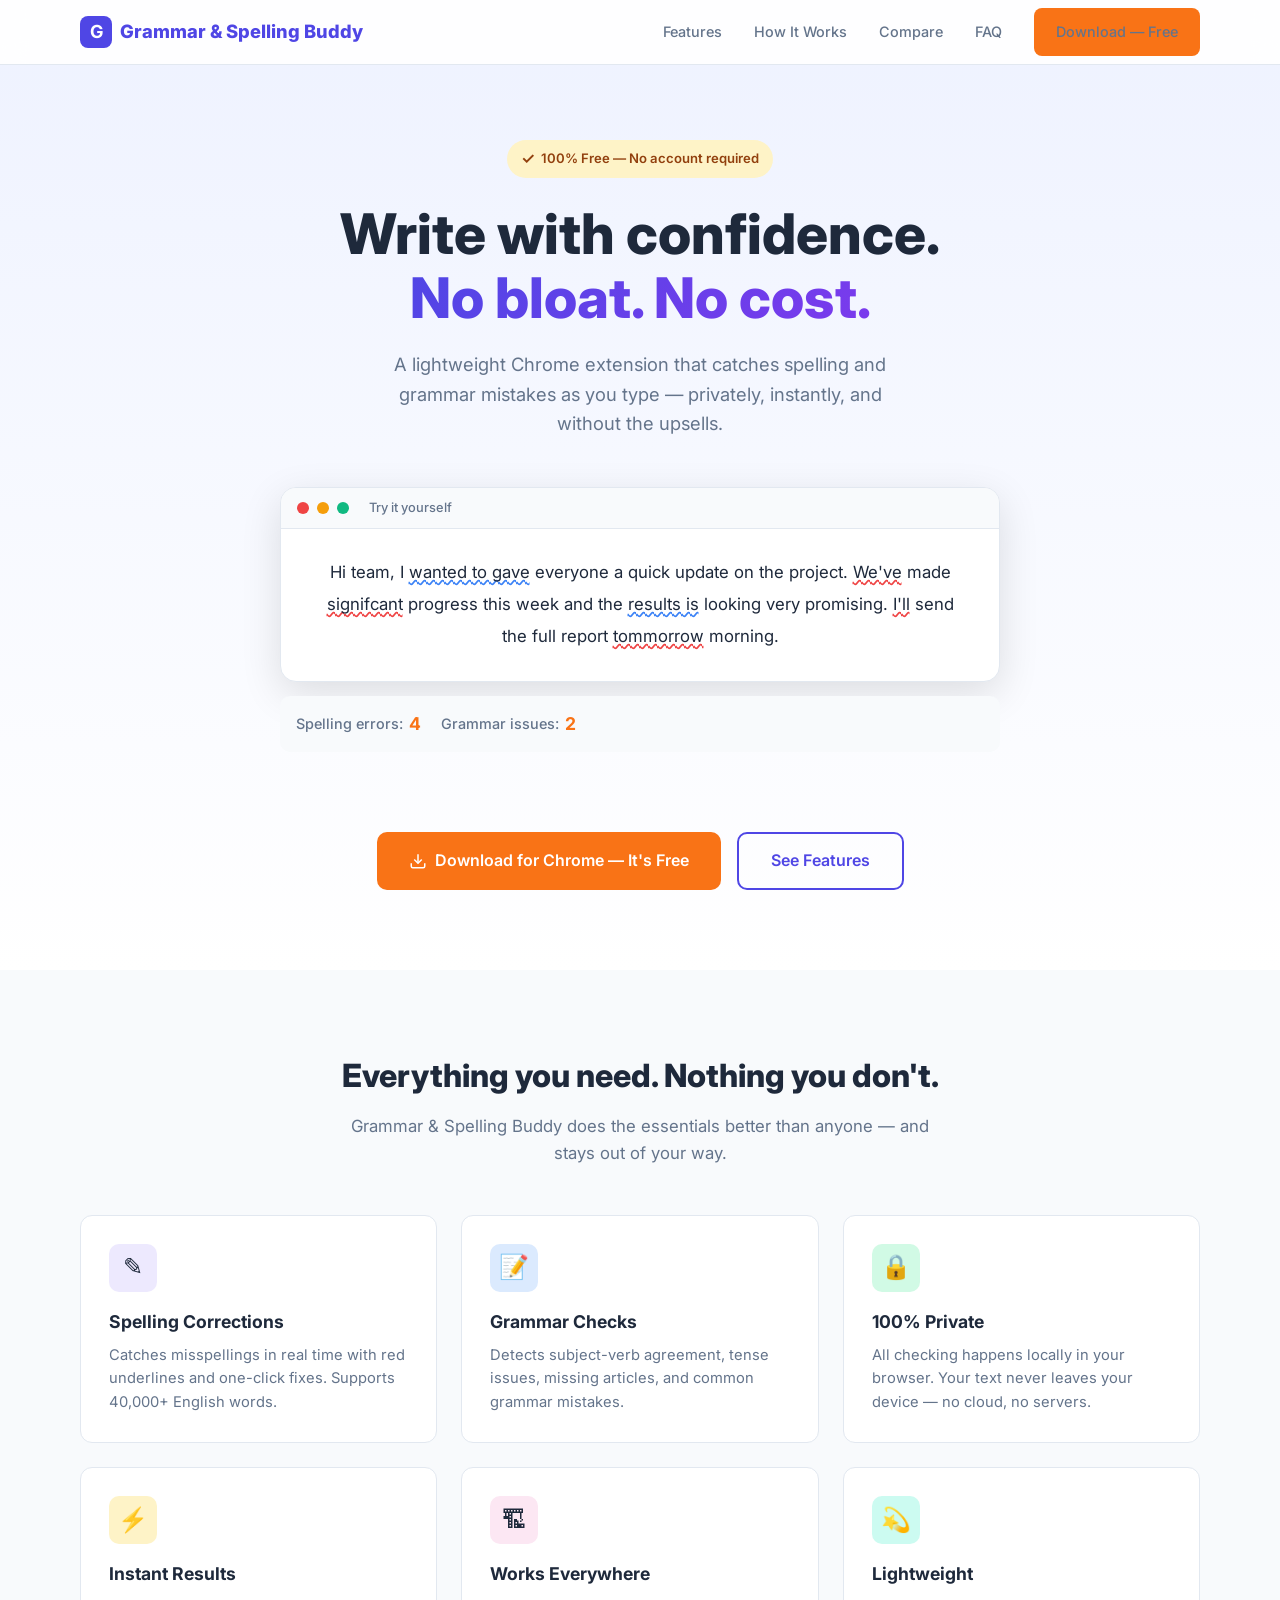
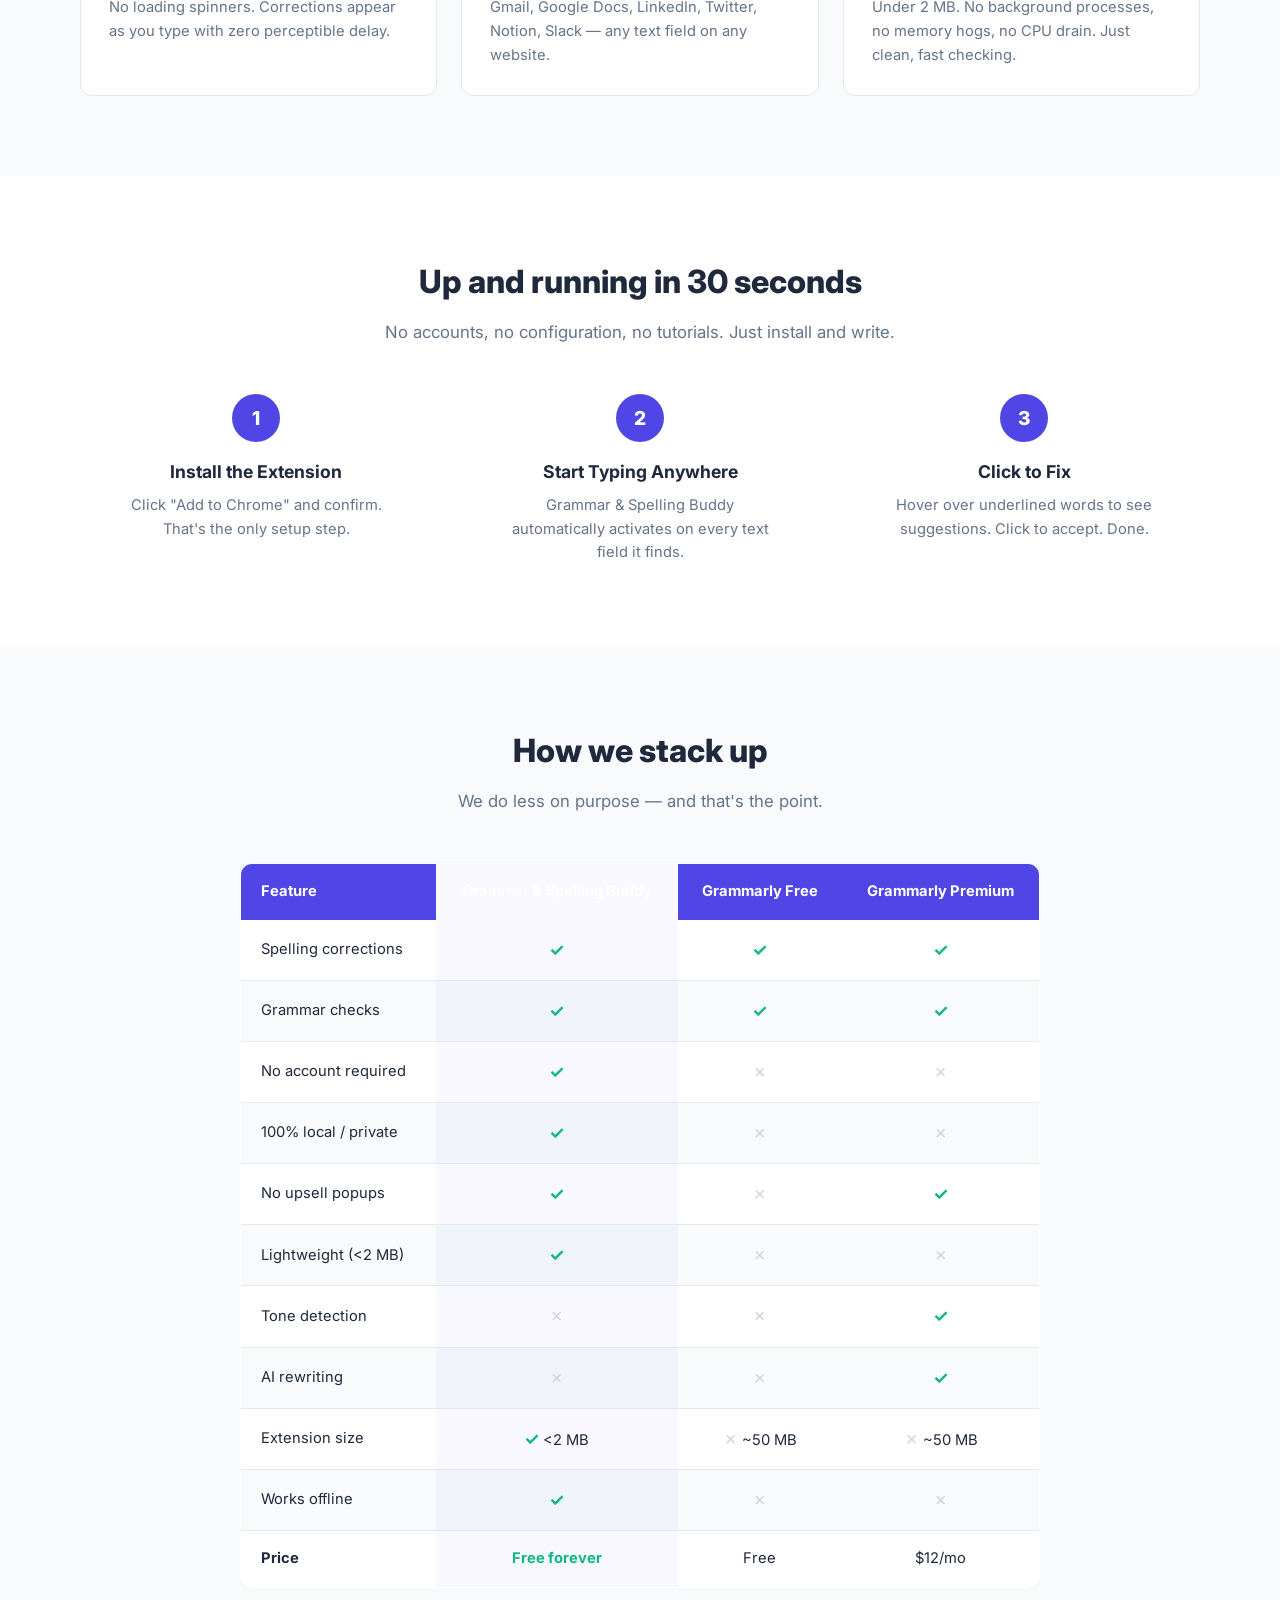
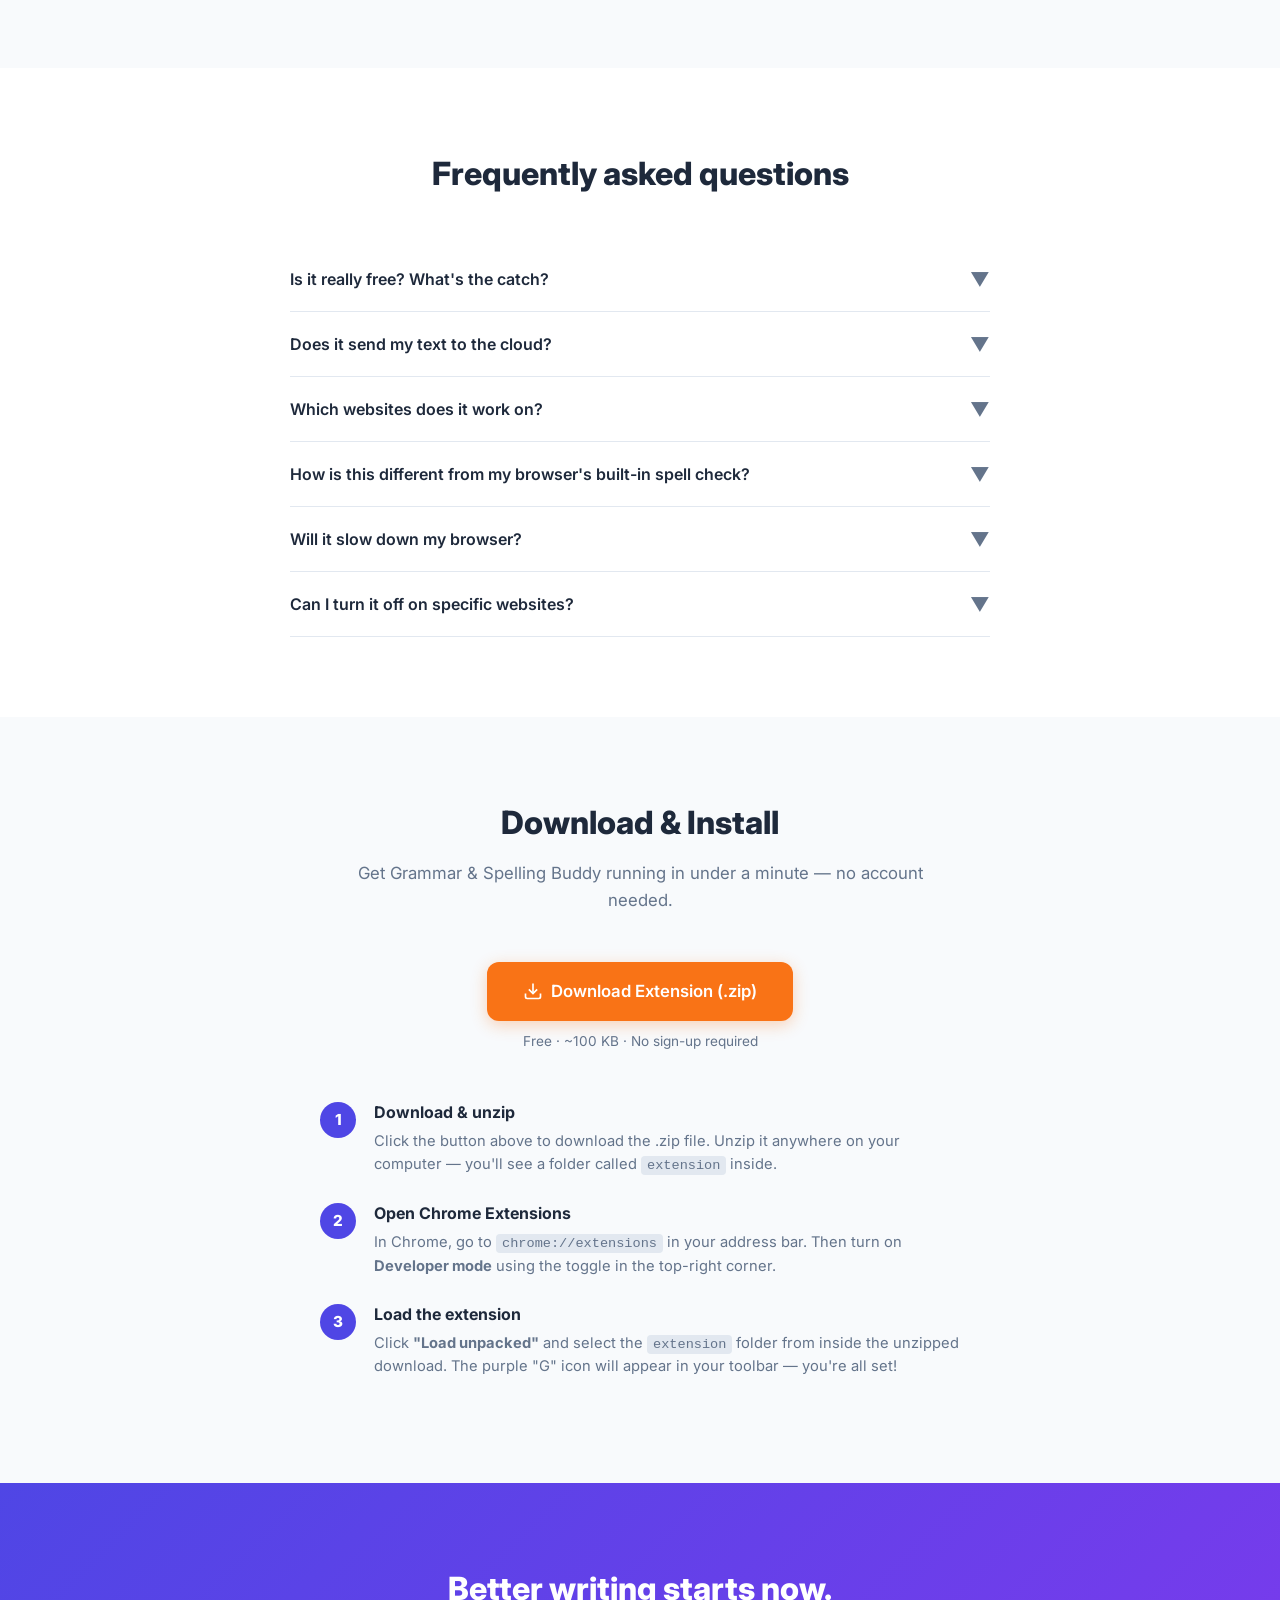
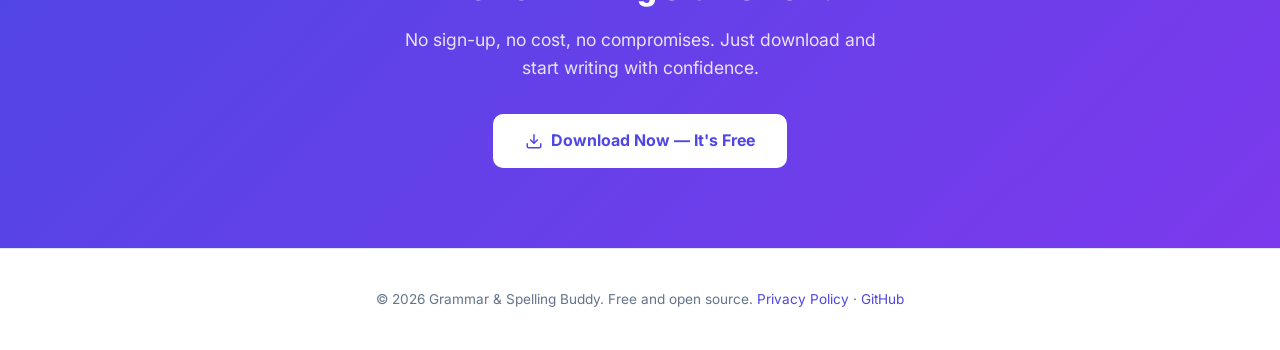
<file: index.html>
<!DOCTYPE html>
<html lang="en">
<head>
  <meta charset="UTF-8">
  <meta name="viewport" content="width=device-width, initial-scale=1.0">
  <title>Grammar & Spelling Buddy — Free Chrome Extension</title>
  <link rel="preconnect" href="https://fonts.googleapis.com">
  <link href="https://fonts.googleapis.com/css2?family=Inter:wght@400;500;600;700;800&display=swap" rel="stylesheet">
  <meta property="og:title" content="Grammar & Spelling Buddy — Free Chrome Extension">
  <meta property="og:description" content="A lightweight Chrome extension that catches spelling and grammar mistakes as you type — privately, instantly, and without the upsells.">
  <meta property="og:type" content="website">
  <meta property="og:url" content="https://grammar-spelling-buddy.vercel.app">
  <meta name="twitter:card" content="summary_large_image">
  <meta name="twitter:title" content="Grammar & Spelling Buddy — Free Chrome Extension">
  <meta name="twitter:description" content="A lightweight Chrome extension that catches spelling and grammar mistakes as you type — privately, instantly, and without the upsells.">
  <link rel="icon" href="data:image/svg+xml,<svg xmlns='http://www.w3.org/2000/svg' viewBox='0 0 32 32'><rect fill='%234F46E5' width='32' height='32'/><text x='50%' y='50%' font-size='20' font-weight='700' fill='white' text-anchor='middle' dominant-baseline='central'>G</text></svg>">
  <style>
    *, *::before, *::after { margin: 0; padding: 0; box-sizing: border-box; }

    :root {
      --primary: #4F46E5;
      --primary-dark: #4338CA;
      --primary-light: #EEF2FF;
      --accent: #10B981;
      --accent-light: #D1FAE5;
      --cta: #F97316;
      --cta-dark: #EA580C;
      --text: #1E293B;
      --text-muted: #64748B;
      --bg: #FFFFFF;
      --bg-alt: #F8FAFC;
      --border: #E2E8F0;
      --red-underline: #EF4444;
      --blue-underline: #3B82F6;
      --radius: 12px;
      --shadow-sm: 0 1px 3px rgba(0,0,0,0.06);
      --shadow-md: 0 4px 16px rgba(0,0,0,0.08);
      --shadow-lg: 0 12px 40px rgba(0,0,0,0.12);
    }

    body {
      font-family: 'Inter', -apple-system, BlinkMacSystemFont, sans-serif;
      color: var(--text);
      background: var(--bg);
      line-height: 1.6;
      -webkit-font-smoothing: antialiased;
    }

    /* ---- NAV ---- */
    nav {
      position: fixed; top: 0; left: 0; right: 0; z-index: 100;
      background: rgba(255,255,255,0.92);
      backdrop-filter: blur(12px);
      border-bottom: 1px solid var(--border);
      padding: 0 2rem;
    }
    .nav-inner {
      max-width: 1120px; margin: 0 auto;
      display: flex; align-items: center; justify-content: space-between;
      height: 64px;
    }
    .logo {
      font-weight: 800; font-size: 1.15rem; color: var(--primary);
      display: flex; align-items: center; gap: 8px; text-decoration: none;
    }
    .logo-icon {
      width: 32px; height: 32px; background: var(--primary); border-radius: 8px;
      display: flex; align-items: center; justify-content: center;
      color: #fff; font-size: 18px; font-weight: 700;
    }
    .nav-links { display: flex; gap: 2rem; align-items: center; }
    .nav-links a {
      text-decoration: none; color: var(--text-muted); font-size: 0.9rem;
      font-weight: 500; transition: color 0.2s;
    }
    .nav-links a:hover { color: var(--text); }
    .btn {
      display: inline-flex; align-items: center; gap: 8px;
      padding: 12px 22px; min-height: 44px; border-radius: 8px; font-weight: 600;
      font-size: 0.9rem; text-decoration: none; transition: all 0.2s;
      border: none; cursor: pointer;
    }
    .btn-primary {
      background: var(--cta); color: #fff;
    }
    .btn-primary:hover { background: var(--cta-dark); transform: translateY(-1px); box-shadow: var(--shadow-md); }
    .btn-outline {
      background: transparent; color: var(--primary); border: 2px solid var(--primary);
    }
    .btn-outline:hover { background: var(--primary-light); }
    .btn-large { padding: 14px 32px; min-height: 48px; font-size: 1rem; border-radius: 10px; }
    .btn svg { width: 18px; height: 18px; }

    /* ---- HERO ---- */
    .hero {
      padding: 140px 2rem 80px;
      text-align: center;
      background: linear-gradient(180deg, var(--primary-light) 0%, var(--bg) 100%);
    }
    .hero-badge {
      display: inline-flex; align-items: center; gap: 6px;
      background: #FEF3C7; color: #92400E; font-size: 0.82rem;
      font-weight: 600; padding: 6px 14px; border-radius: 50px; margin-bottom: 1.5rem;
    }
    .hero-badge span { font-size: 1rem; }
    .hero h1 {
      font-size: clamp(2.2rem, 5vw, 3.5rem); font-weight: 800;
      line-height: 1.15; max-width: 700px; margin: 0 auto 1.25rem;
    }
    .hero h1 .highlight {
      background: linear-gradient(135deg, var(--primary), #7C3AED);
      -webkit-background-clip: text; -webkit-text-fill-color: transparent;
    }
    .hero p {
      font-size: 1.15rem; color: var(--text-muted); max-width: 540px;
      margin: 0 auto 2rem;
    }
    .hero-buttons { display: flex; gap: 1rem; justify-content: center; flex-wrap: wrap; }

    /* ---- DEMO PREVIEW ---- */
    .demo-section { padding: 0 2rem 80px; }
    .demo-card {
      max-width: 720px; margin: -20px auto 0;
      background: var(--bg); border: 1px solid var(--border);
      border-radius: 16px; box-shadow: var(--shadow-lg); overflow: hidden;
    }
    .demo-toolbar {
      background: var(--bg-alt); padding: 10px 16px;
      display: flex; align-items: center; gap: 8px;
      border-bottom: 1px solid var(--border);
    }
    .demo-dot { width: 12px; height: 12px; border-radius: 50%; }
    .demo-dot.red { background: #EF4444; }
    .demo-dot.yellow { background: #F59E0B; }
    .demo-dot.green { background: #10B981; }
    .demo-toolbar span { margin-left: 12px; font-size: 0.8rem; color: var(--text-muted); font-weight: 500; }
    .demo-body { padding: 28px 32px; font-size: 1.05rem; line-height: 1.9; }
    .demo-body .error-spelling,
    .demo-body .error-grammar {
      text-decoration-skip-ink: none; cursor: pointer; position: relative;
      transition: all 0.3s ease;
    }
    .demo-body .error-spelling {
      text-decoration: underline wavy var(--red-underline);
    }
    .demo-body .error-grammar {
      text-decoration: underline wavy var(--blue-underline);
    }
    .demo-body .error-spelling.fixed,
    .demo-body .error-grammar.fixed {
      text-decoration: none;
      color: var(--accent);
      background: var(--accent-light);
      border-radius: 3px;
      padding: 0 2px;
      cursor: default;
    }
    .demo-body .tooltip {
      display: none; position: absolute; bottom: calc(100% + 10px); left: 50%;
      transform: translateX(-50%); background: #1E293B; color: #fff;
      padding: 10px 14px; border-radius: 8px; font-size: 0.82rem;
      white-space: nowrap; z-index: 10; font-weight: 500;
      box-shadow: 0 8px 24px rgba(0,0,0,0.2);
    }
    .demo-body .tooltip .fix-label {
      display: block; font-size: 0.72rem; color: #94A3B8; margin-bottom: 4px;
    }
    .demo-body .tooltip .fix-btn {
      display: inline-block; background: var(--cta); color: #fff;
      padding: 6px 14px; min-height: 32px; border-radius: 5px; font-weight: 600; font-size: 0.78rem;
      margin-top: 4px; transition: background 0.15s; border: none; cursor: pointer; align-items: center; justify-content: center;
    }
    .demo-body .tooltip .fix-btn:hover { background: var(--cta-dark); }
    .demo-body .tooltip::after {
      content: ''; position: absolute; top: 100%; left: 50%;
      transform: translateX(-50%); border: 6px solid transparent;
      border-top-color: #1E293B;
    }
    .demo-body .error-spelling:hover .tooltip,
    .demo-body .error-grammar:hover .tooltip { display: block; }
    .demo-body .fixed .tooltip { display: none !important; }
    .demo-stats {
      display: flex; justify-content: space-between; padding: 14px 32px;
      background: var(--bg-alt); border-top: 1px solid var(--border);
      font-size: 0.82rem; color: var(--text-muted); font-weight: 500;
    }
    .demo-stats .count { color: var(--primary); font-weight: 700; }
    @keyframes pulse-glow {
      0%, 100% { transform: scale(1); text-shadow: 0 0 0 rgba(79, 70, 229, 0); }
      50% { transform: scale(1.05); text-shadow: 0 0 8px rgba(79, 70, 229, 0.6); }
    }

    .pulse-3x {
      animation: pulse-glow 0.6s ease-in-out 3;
    }

    .click-to-fix-label {
      position: absolute; top: -24px; right: -20px;
      background: var(--primary); color: #fff; font-size: 0.7rem;
      padding: 4px 8px; border-radius: 4px; white-space: nowrap;
      font-weight: 600; opacity: 1; animation: fadeOut 4s ease-in 0s forwards;
      z-index: 11; pointer-events: none;
    }

    @keyframes fadeOut {
      0% { opacity: 1; }
      80% { opacity: 1; }
      100% { opacity: 0; }
    }

    /* ---- TRY IT YOURSELF ---- */
    .try-it-section {
      max-width: 720px; margin: 0 auto 80px; padding: 0;
    }

    .try-it-card {
      background: var(--bg); border: 1px solid var(--border);
      border-radius: 16px; box-shadow: var(--shadow-lg); overflow: hidden;
    }

    .try-it-header {
      background: var(--bg-alt); padding: 10px 16px;
      display: flex; align-items: center; gap: 8px;
      border-bottom: 1px solid var(--border);
    }

    .try-it-dot { width: 12px; height: 12px; border-radius: 50%; }
    .try-it-dot.red { background: #EF4444; }
    .try-it-dot.yellow { background: #F59E0B; }
    .try-it-dot.green { background: #10B981; }
    .try-it-header span { margin-left: 12px; font-size: 0.8rem; color: var(--text-muted); font-weight: 500; }

    .try-it-section h2 {
      font-size: 1.3rem; font-weight: 700; margin-bottom: 1rem;
      color: var(--text);
    }

    .try-it-body {
      padding: 28px 32px; font-size: 1.05rem; line-height: 1.9;
      min-height: 120px; outline: none; cursor: text;
      position: relative;
    }
    .try-it-body:empty::before {
      content: 'Start typing to see real-time spell and grammar checking...';
      color: #94A3B8; pointer-events: none;
    }

    .try-it-body .error-spelling,
    .try-it-body .error-grammar {
      text-decoration-skip-ink: none; cursor: pointer; position: relative;
      transition: all 0.3s ease;
    }
    .try-it-body .error-spelling {
      text-decoration: underline wavy var(--red-underline);
    }
    .try-it-body .error-grammar {
      text-decoration: underline wavy var(--blue-underline);
    }
    .try-it-body .error-spelling.fixed,
    .try-it-body .error-grammar.fixed {
      text-decoration: none;
      color: var(--accent);
      background: var(--accent-light);
      border-radius: 3px;
      padding: 0 2px;
      cursor: default;
    }

    /* Suggestion popup for demo */
    .demo-suggestion-popup {
      position: absolute;
      z-index: 9999;
      background: #1E293B;
      color: #fff;
      font-family: 'Inter', -apple-system, BlinkMacSystemFont, 'Segoe UI', sans-serif;
      font-size: 13px;
      line-height: 1.4;
      padding: 14px 18px;
      border-radius: 10px;
      box-shadow: 0 8px 28px rgba(0,0,0,0.35);
      max-width: 340px;
      animation: fadeUp 0.15s ease;
    }
    @keyframes fadeUp { from { opacity: 0; transform: translateY(6px); } to { opacity: 1; transform: translateY(0); } }
    .demo-popup-label {
      font-size: 10px;
      font-weight: 700;
      text-transform: uppercase;
      letter-spacing: 0.5px;
      padding: 2px 8px;
      border-radius: 4px;
      display: inline-block;
      margin-bottom: 6px;
      background: rgba(99, 102, 241, 0.2);
      color: #A5B4FC;
    }
    .demo-popup-msg {
      color: #CBD5E1;
      margin-bottom: 10px;
      font-size: 12px;
    }
    .demo-popup-options {
      display: flex;
      flex-wrap: wrap;
      gap: 6px;
      margin-bottom: 10px;
    }
    .demo-popup-btn {
      padding: 7px 14px;
      border-radius: 6px;
      cursor: pointer;
      font-size: 12px;
      font-weight: 500;
      border: 1px solid #475569;
      background: #334155;
      color: #E2E8F0;
      font-family: inherit;
      transition: all 0.15s;
    }
    .demo-popup-btn:hover {
      background: #475569;
      color: #fff;
    }
    .demo-popup-btn.primary {
      background: #4F46E5;
      color: #fff;
      border: none;
      font-weight: 600;
    }
    .demo-popup-btn.primary:hover {
      background: #4338CA;
    }
    .demo-popup-ignore {
      background: transparent;
      color: #94A3B8;
      border: 1px solid #475569;
      padding: 5px 12px;
      border-radius: 6px;
      cursor: pointer;
      font-size: 11px;
      font-family: inherit;
      transition: all 0.15s;
    }
    .demo-popup-ignore:hover {
      color: #fff;
      border-color: #94A3B8;
    }

    @keyframes typewriter {
      from { width: 0; }
      to { width: 100%; }
    }

    .try-it-body.typing {
      animation: typewriter 3s steps(120, end) 1 forwards;
      overflow: hidden;
      white-space: pre-wrap;
      word-wrap: break-word;
    }

    .try-it-textarea {
      width: 100%; height: 160px; padding: 14px;
      font-family: 'Inter', -apple-system, BlinkMacSystemFont, sans-serif;
      font-size: 1rem; line-height: 1.6;
      border: 1px solid var(--border); border-radius: 10px;
      resize: vertical; margin-bottom: 16px;
      color: var(--text); background: var(--bg-alt);
      transition: border-color 0.2s, box-shadow 0.2s;
      display: none;
    }

    .try-it-textarea:focus {
      outline: none; border-color: var(--primary);
      box-shadow: 0 0 0 3px rgba(79, 70, 229, 0.1);
    }

    #hero-textarea {
      display: none;
    }

    .results-bar {
      display: flex; gap: 20px; padding: 14px 16px;
      background: var(--bg-alt); border-radius: 10px;
      margin: 14px 0 16px 0; font-size: 0.9rem;
    }

    .result-item {
      display: flex; align-items: center; gap: 6px;
    }

    .result-label { color: var(--text-muted); font-weight: 500; }
    .result-count { color: var(--cta); font-weight: 700; font-size: 1.1rem; }

    .issues-list {
      max-height: 200px; overflow-y: auto;
    }

    .issue-card {
      background: var(--bg-alt); border-left: 3px solid var(--red-underline);
      padding: 12px; margin-bottom: 8px; border-radius: 6px;
      display: flex; justify-content: space-between; align-items: center;
      font-size: 0.9rem;
    }

    .issue-card.grammar {
      border-left-color: var(--blue-underline);
    }

    .issue-text { color: var(--text); font-weight: 500; }
    .issue-error { color: var(--red-underline); font-weight: 700; font-family: 'SFMono-Regular', Consolas, monospace; }
    .issue-card.grammar .issue-error { color: var(--blue-underline); }

    .issue-fix-btn {
      background: var(--cta); color: #fff; border: none;
      padding: 8px 14px; min-height: 36px; border-radius: 5px; font-size: 0.8rem;
      font-weight: 600; cursor: pointer; transition: background 0.2s;
    }

    .issue-fix-btn:hover { background: var(--cta-dark); }

    .no-issues {
      text-align: center; padding: 20px;
      color: var(--text-muted); font-size: 0.9rem;
    }


    /* ---- SECTION COMMON ---- */
    section { padding: 80px 2rem; scroll-margin-top: 72px; }
    .section-alt { background: var(--bg-alt); }
    .section-header { text-align: center; max-width: 600px; margin: 0 auto 3rem; }
    .section-header h2 { font-size: 2rem; font-weight: 800; margin-bottom: 0.75rem; }
    .section-header p { color: var(--text-muted); font-size: 1.05rem; }
    .container { max-width: 1120px; margin: 0 auto; }

    /* ---- FEATURES ---- */
    .features-grid {
      display: grid; grid-template-columns: repeat(auto-fit, minmax(300px, 1fr));
      gap: 1.5rem;
    }
    .feature-card {
      background: var(--bg); border: 1px solid var(--border);
      border-radius: var(--radius); padding: 28px;
      transition: box-shadow 0.2s, transform 0.2s;
    }
    .feature-card:hover { box-shadow: var(--shadow-md); transform: translateY(-2px); }
    .feature-icon {
      width: 48px; height: 48px; border-radius: 10px;
      display: flex; align-items: center; justify-content: center;
      font-size: 1.5rem; margin-bottom: 1rem;
    }
    .feature-icon.purple { background: #EDE9FE; }
    .feature-icon.blue { background: #DBEAFE; }
    .feature-icon.green { background: #D1FAE5; }
    .feature-icon.orange { background: #FEF3C7; }
    .feature-icon.pink { background: #FCE7F3; }
    .feature-icon.teal { background: #CCFBF1; }
    .feature-card h3 { font-size: 1.1rem; font-weight: 700; margin-bottom: 0.5rem; }
    .feature-card p { color: var(--text-muted); font-size: 0.92rem; }

    /* ---- FEATURE ICON ANIMATIONS ---- */
    @keyframes wiggle-write {
      0%, 100% { transform: rotate(0deg); }
      25% { transform: rotate(-2deg); }
      75% { transform: rotate(2deg); }
    }
    @keyframes page-flip {
      0%, 100% { transform: rotateY(0deg); }
      50% { transform: rotateY(10deg); }
    }
    @keyframes lock-click {
      0%, 100% { transform: rotate(0deg); }
      50% { transform: rotate(-5deg); }
    }
    @keyframes pulse-flash {
      0%, 100% { opacity: 1; }
      50% { opacity: 0.6; }
    }
    @keyframes build-stack {
      0%, 100% { transform: translateY(0px); }
      33% { transform: translateY(-3px); }
      66% { transform: translateY(0px); }
    }
    @keyframes float-levitate {
      0%, 100% { transform: translateY(0px); }
      50% { transform: translateY(-4px); }
    }

    .feature-card:hover .feature-icon.purple {
      animation: wiggle-write 0.4s ease-in-out;
    }
    .feature-card:hover .feature-icon.blue {
      animation: page-flip 0.4s ease-in-out;
    }
    .feature-card:hover .feature-icon.green {
      animation: lock-click 0.4s ease-in-out;
    }
    .feature-card:hover .feature-icon.orange {
      animation: pulse-flash 0.4s ease-in-out;
    }
    .feature-card:hover .feature-icon.pink {
      animation: build-stack 0.4s ease-in-out;
    }
    .feature-card:hover .feature-icon.teal {
      animation: float-levitate 0.4s ease-in-out;
    }

    @media (prefers-reduced-motion: reduce) {
      .feature-card:hover .feature-icon.purple,
      .feature-card:hover .feature-icon.blue,
      .feature-card:hover .feature-icon.green,
      .feature-card:hover .feature-icon.orange,
      .feature-card:hover .feature-icon.pink,
      .feature-card:hover .feature-icon.teal {
        animation: none;
      }
    }

    /* ---- HOW IT WORKS ---- */
    .steps {
      display: grid; grid-template-columns: repeat(3, 1fr);
      gap: 2rem; text-align: center;
    }
    .step-num {
      width: 48px; height: 48px; border-radius: 50%;
      background: var(--primary); color: #fff; font-weight: 800;
      font-size: 1.2rem; display: flex; align-items: center;
      justify-content: center; margin: 0 auto 1rem;
    }
    .step h3 { font-size: 1.1rem; font-weight: 700; margin-bottom: 0.5rem; }
    .step p { color: var(--text-muted); font-size: 0.92rem; max-width: 280px; margin: 0 auto; }

    /* ---- COMPARISON TABLE ---- */
    .comparison-table {
      width: 100%; border-collapse: collapse;
      background: var(--bg); border-radius: var(--radius);
      overflow: hidden; box-shadow: var(--shadow-sm);
      border: 1px solid var(--border);
    }
    .comparison-table th, .comparison-table td {
      padding: 16px 20px; text-align: left; font-size: 0.92rem;
    }
    .comparison-table thead th {
      background: var(--primary); color: #fff; font-weight: 700;
    }
    .comparison-table thead th:first-child { text-align: left; }
    .comparison-table thead th:not(:first-child) { text-align: center; }
    .comparison-table tbody td:not(:first-child) { text-align: center; }
    .comparison-table tbody tr { border-bottom: 1px solid var(--border); }
    .comparison-table tbody tr:last-child { border-bottom: none; }
    .comparison-table tbody tr:nth-child(even) { background: var(--bg-alt); }
    .comparison-table .check { color: var(--accent); font-weight: 700; font-size: 1.1rem; }
    .comparison-table .cross { color: #CBD5E1; font-size: 1.1rem; }
    .comparison-table .highlight-col { background: rgba(79,70,229,0.04); }
    .table-wrapper { max-width: 800px; margin: 0 auto; overflow-x: auto; }

    /* ---- FAQ ---- */
    .faq-list { max-width: 700px; margin: 0 auto; }
    .faq-item {
      border-bottom: 1px solid var(--border); padding: 20px 0;
    }
    .faq-question {
      display: flex; justify-content: space-between; align-items: center;
      cursor: pointer; font-weight: 600; font-size: 1rem;
      background: none; border: none; width: 100%; text-align: left;
      color: var(--text); padding: 0; font-family: inherit;
    }
    .faq-question:hover { color: var(--primary); }
    .faq-arrow {
      font-size: 1.2rem; transition: transform 0.3s; color: var(--text-muted);
    }
    .faq-answer {
      max-height: 0; overflow: hidden; transition: max-height 0.3s ease, padding 0.3s ease;
      color: var(--text-muted); font-size: 0.92rem; line-height: 1.7;
    }
    .faq-item.active .faq-answer { max-height: 200px; padding-top: 12px; }
    .faq-item.active .faq-arrow { transform: rotate(180deg); }

    /* ---- DOWNLOAD & INSTALL ---- */
    .download-box {
      text-align: center; margin-bottom: 3rem;
    }
    .download-btn {
      font-size: 1.05rem; padding: 16px 36px; min-height: 48px; border-radius: 12px;
      box-shadow: 0 4px 16px rgba(249,115,22,0.3);
    }
    .download-btn:hover {
      box-shadow: 0 6px 24px rgba(249,115,22,0.4);
    }
    .download-note {
      margin-top: 10px; font-size: 0.85rem; color: var(--text-muted);
    }
    .install-steps {
      max-width: 640px; margin: 0 auto;
    }
    .install-step {
      display: flex; gap: 18px; margin-bottom: 1.5rem;
      align-items: flex-start;
    }
    .install-num {
      min-width: 36px; height: 36px; border-radius: 50%;
      background: var(--primary); color: #fff; font-weight: 800;
      font-size: 0.95rem; display: flex; align-items: center;
      justify-content: center; margin-top: 2px;
    }
    .install-step h3 {
      font-size: 1rem; font-weight: 700; margin-bottom: 4px;
    }
    .install-step p {
      font-size: 0.92rem; color: var(--text-muted); line-height: 1.6;
    }
    .install-step code {
      background: #E2E8F0; padding: 2px 6px; border-radius: 4px;
      font-size: 0.85rem; font-family: 'SFMono-Regular', Consolas, monospace;
    }

    /* ---- CTA ---- */
    .cta-section {
      text-align: center; padding: 80px 2rem;
      background: linear-gradient(135deg, var(--primary) 0%, #7C3AED 100%);
      color: #fff;
    }
    .cta-section h2 { font-size: 2rem; font-weight: 800; margin-bottom: 0.75rem; }
    .cta-section p { font-size: 1.1rem; opacity: 0.85; margin-bottom: 2rem; max-width: 480px; margin-left: auto; margin-right: auto; }
    .btn-white { background: #fff; color: var(--primary); font-weight: 700; }
    .btn-white:hover { background: #F1F5F9; transform: translateY(-1px); box-shadow: var(--shadow-md); }

    /* ---- FOOTER ---- */
    footer {
      padding: 40px 2rem; text-align: center;
      border-top: 1px solid var(--border);
      font-size: 0.85rem; color: var(--text-muted);
    }
    footer a { color: var(--primary); text-decoration: none; }

    /* ---- RESPONSIVE ---- */
    @media (max-width: 768px) {
      .nav-links { display: none; }
      .steps { grid-template-columns: 1fr; gap: 2.5rem; }
      .features-grid { grid-template-columns: 1fr; }
      .hero { padding: 120px 1.5rem 60px; }
      section { padding: 60px 1.5rem; }
      .comparison-table th, .comparison-table td { padding: 12px 10px; font-size: 0.82rem; }
    }
  </style>
</head>
<body>

  <!-- NAV -->
  <nav>
    <div class="nav-inner">
      <a href="#" class="logo">
        <div class="logo-icon">G</div>
        Grammar & Spelling Buddy
      </a>
      <div class="nav-links">
        <a href="#features">Features</a>
        <a href="#how-it-works">How It Works</a>
        <a href="#compare">Compare</a>
        <a href="#faq">FAQ</a>
        <a href="#download" class="btn btn-primary">Download — Free</a>
      </div>
    </div>
  </nav>

  <main>
  <!-- HERO -->
  <section class="hero">
    <div class="hero-badge"><span>&#10003;</span> 100% Free — No account required</div>
    <h1>Write with confidence.<br><span class="highlight">No bloat. No cost.</span></h1>
    <p>A lightweight Chrome extension that catches spelling and grammar mistakes as you type — privately, instantly, and without the upsells.</p>

    <!-- INTERACTIVE HERO DEMO -->
    <div class="try-it-section" style="margin-top: 3rem;">
      <div class="try-it-card">
        <div class="try-it-header">
          <div class="try-it-dot red"></div>
          <div class="try-it-dot yellow"></div>
          <div class="try-it-dot green"></div>
          <span>Try it yourself</span>
        </div>
        <div class="try-it-body" id="hero-demo-body" contenteditable="true" spellcheck="false">Hi team, I wanted to gave everyone a quick update on the project. We've made signifcant progress this week and the results is looking very promising. I'll send the full report tommorrow morning.</div>
      </div>
      <div class="results-bar">
        <div class="result-item">
          <span class="result-label">Spelling errors:</span>
          <span class="result-count" id="hero-spelling-count">0</span>
        </div>
        <div class="result-item">
          <span class="result-label">Grammar issues:</span>
          <span class="result-count" id="hero-grammar-count">0</span>
        </div>
      </div>
    </div>

    <div class="hero-buttons" style="margin-top: 2rem;">
      <a href="#download" class="btn btn-primary btn-large">
        <svg viewBox="0 0 24 24" fill="none" stroke="currentColor" stroke-width="2" style="width:18px;height:18px"><path d="M21 15v4a2 2 0 0 1-2 2H5a2 2 0 0 1-2-2v-4"/><polyline points="7 10 12 15 17 10"/><line x1="12" y1="15" x2="12" y2="3"/></svg>
        Download for Chrome — It's Free
      </a>
      <a href="#features" class="btn btn-outline btn-large">See Features</a>
    </div>
  </section>


  <!-- FEATURES -->
  <section id="features" class="section-alt">
    <div class="container">
      <div class="section-header">
        <h2>Everything you need. Nothing you don't.</h2>
        <p>Grammar & Spelling Buddy does the essentials better than anyone — and stays out of your way.</p>
      </div>
      <div class="features-grid">
        <div class="feature-card">
          <div class="feature-icon purple">&#9998;</div>
          <h3>Spelling Corrections</h3>
          <p>Catches misspellings in real time with red underlines and one-click fixes. Supports 40,000+ English words.</p>
        </div>
        <div class="feature-card">
          <div class="feature-icon blue">&#128221;</div>
          <h3>Grammar Checks</h3>
          <p>Detects subject-verb agreement, tense issues, missing articles, and common grammar mistakes.</p>
        </div>
        <div class="feature-card">
          <div class="feature-icon green">&#128274;</div>
          <h3>100% Private</h3>
          <p>All checking happens locally in your browser. Your text never leaves your device — no cloud, no servers.</p>
        </div>
        <div class="feature-card">
          <div class="feature-icon orange">&#9889;</div>
          <h3>Instant Results</h3>
          <p>No loading spinners. Corrections appear as you type with zero perceptible delay.</p>
        </div>
        <div class="feature-card">
          <div class="feature-icon pink">&#127959;</div>
          <h3>Works Everywhere</h3>
          <p>Gmail, Google Docs, LinkedIn, Twitter, Notion, Slack — any text field on any website.</p>
        </div>
        <div class="feature-card">
          <div class="feature-icon teal">&#128171;</div>
          <h3>Lightweight</h3>
          <p>Under 2 MB. No background processes, no memory hogs, no CPU drain. Just clean, fast checking.</p>
        </div>
      </div>
    </div>
  </section>

  <!-- HOW IT WORKS -->
  <section id="how-it-works">
    <div class="container">
      <div class="section-header">
        <h2>Up and running in 30 seconds</h2>
        <p>No accounts, no configuration, no tutorials. Just install and write.</p>
      </div>
      <div class="steps">
        <div class="step">
          <div class="step-num">1</div>
          <h3>Install the Extension</h3>
          <p>Click "Add to Chrome" and confirm. That's the only setup step.</p>
        </div>
        <div class="step">
          <div class="step-num">2</div>
          <h3>Start Typing Anywhere</h3>
          <p>Grammar & Spelling Buddy automatically activates on every text field it finds.</p>
        </div>
        <div class="step">
          <div class="step-num">3</div>
          <h3>Click to Fix</h3>
          <p>Hover over underlined words to see suggestions. Click to accept. Done.</p>
        </div>
      </div>
    </div>
  </section>

  <!-- COMPARISON TABLE -->
  <section id="compare" class="section-alt">
    <div class="container">
      <div class="section-header">
        <h2>How we stack up</h2>
        <p>We do less on purpose — and that's the point.</p>
      </div>
      <div class="table-wrapper">
        <table class="comparison-table">
          <thead>
            <tr>
              <th>Feature</th>
              <th class="highlight-col">Grammar & Spelling Buddy</th>
              <th>Grammarly Free</th>
              <th>Grammarly Premium</th>
            </tr>
          </thead>
          <tbody>
            <tr>
              <td>Spelling corrections</td>
              <td class="highlight-col"><span class="check">&#10003;</span></td>
              <td><span class="check">&#10003;</span></td>
              <td><span class="check">&#10003;</span></td>
            </tr>
            <tr>
              <td>Grammar checks</td>
              <td class="highlight-col"><span class="check">&#10003;</span></td>
              <td><span class="check">&#10003;</span></td>
              <td><span class="check">&#10003;</span></td>
            </tr>
            <tr>
              <td>No account required</td>
              <td class="highlight-col"><span class="check">&#10003;</span></td>
              <td><span class="cross">&#10007;</span></td>
              <td><span class="cross">&#10007;</span></td>
            </tr>
            <tr>
              <td>100% local / private</td>
              <td class="highlight-col"><span class="check">&#10003;</span></td>
              <td><span class="cross">&#10007;</span></td>
              <td><span class="cross">&#10007;</span></td>
            </tr>
            <tr>
              <td>No upsell popups</td>
              <td class="highlight-col"><span class="check">&#10003;</span></td>
              <td><span class="cross">&#10007;</span></td>
              <td><span class="check">&#10003;</span></td>
            </tr>
            <tr>
              <td>Lightweight (&lt;2 MB)</td>
              <td class="highlight-col"><span class="check">&#10003;</span></td>
              <td><span class="cross">&#10007;</span></td>
              <td><span class="cross">&#10007;</span></td>
            </tr>
            <tr>
              <td>Tone detection</td>
              <td class="highlight-col"><span class="cross">&#10007;</span></td>
              <td><span class="cross">&#10007;</span></td>
              <td><span class="check">&#10003;</span></td>
            </tr>
            <tr>
              <td>AI rewriting</td>
              <td class="highlight-col"><span class="cross">&#10007;</span></td>
              <td><span class="cross">&#10007;</span></td>
              <td><span class="check">&#10003;</span></td>
            </tr>
            <tr>
              <td>Extension size</td>
              <td class="highlight-col"><span class="check">&#10003;</span> &lt;2 MB</td>
              <td><span class="cross">&#10007;</span> ~50 MB</td>
              <td><span class="cross">&#10007;</span> ~50 MB</td>
            </tr>
            <tr>
              <td>Works offline</td>
              <td class="highlight-col"><span class="check">&#10003;</span></td>
              <td><span class="cross">&#10007;</span></td>
              <td><span class="cross">&#10007;</span></td>
            </tr>
            <tr>
              <td><strong>Price</strong></td>
              <td class="highlight-col"><strong style="color: var(--accent);">Free forever</strong></td>
              <td>Free</td>
              <td>$12/mo</td>
            </tr>
          </tbody>
        </table>
      </div>
    </div>
  </section>

  <!-- FAQ -->
  <section id="faq">
    <div class="container">
      <div class="section-header">
        <h2>Frequently asked questions</h2>
      </div>
      <div class="faq-list">
        <div class="faq-item">
          <button class="faq-question" aria-expanded="false">
            Is it really free? What's the catch?
            <span class="faq-arrow">&#9660;</span>
          </button>
          <div class="faq-answer">There's no catch. Grammar & Spelling Buddy is a free, open-source project. There are no premium tiers, no ads, no data collection, and no accounts. It's built as a simple tool that does one thing well.</div>
        </div>
        <div class="faq-item">
          <button class="faq-question" aria-expanded="false">
            Does it send my text to the cloud?
            <span class="faq-arrow">&#9660;</span>
          </button>
          <div class="faq-answer">No. All spell-checking and grammar analysis happens locally inside your browser. Your text never leaves your device. There are zero network requests for checking — you can even use it offline.</div>
        </div>
        <div class="faq-item">
          <button class="faq-question" aria-expanded="false">
            Which websites does it work on?
            <span class="faq-arrow">&#9660;</span>
          </button>
          <div class="faq-answer">It works on virtually any website with text input fields — Gmail, Google Docs, LinkedIn, Twitter/X, Notion, Slack, Reddit, and thousands more. If you can type in it, Grammar & Spelling Buddy will check it.</div>
        </div>
        <div class="faq-item">
          <button class="faq-question" aria-expanded="false">
            How is this different from my browser's built-in spell check?
            <span class="faq-arrow">&#9660;</span>
          </button>
          <div class="faq-answer">Your browser's built-in checker only catches basic misspellings. Grammar & Spelling Buddy also detects grammar issues like subject-verb agreement, verb tense errors, missing articles, and more — with clearer suggestions and one-click fixes.</div>
        </div>
        <div class="faq-item">
          <button class="faq-question" aria-expanded="false">
            Will it slow down my browser?
            <span class="faq-arrow">&#9660;</span>
          </button>
          <div class="faq-answer">No. The extension is under 2 MB and uses minimal CPU and memory. It's designed to be invisible until you need it. No background processes, no performance impact.</div>
        </div>
        <div class="faq-item">
          <button class="faq-question" aria-expanded="false">
            Can I turn it off on specific websites?
            <span class="faq-arrow">&#9660;</span>
          </button>
          <div class="faq-answer">Yes. Right-click the extension icon and select "Disable on this site." You can also manage your allowed/blocked sites from the extension settings popup.</div>
        </div>
      </div>
    </div>
  </section>

  <!-- DOWNLOAD & INSTALL -->
  <section id="download" class="section-alt">
    <div class="container">
      <div class="section-header">
        <h2>Download & Install</h2>
        <p>Get Grammar & Spelling Buddy running in under a minute — no account needed.</p>
      </div>
      <div class="download-box">
        <a href="https://github.com/draphael123/Grammar-Spelling-Buddy/archive/refs/heads/main.zip" class="btn btn-primary btn-large download-btn">
          <svg viewBox="0 0 24 24" fill="none" stroke="currentColor" stroke-width="2" style="width:20px;height:20px"><path d="M21 15v4a2 2 0 0 1-2 2H5a2 2 0 0 1-2-2v-4"/><polyline points="7 10 12 15 17 10"/><line x1="12" y1="15" x2="12" y2="3"/></svg>
          Download Extension (.zip)
        </a>
        <p class="download-note">Free &middot; ~100 KB &middot; No sign-up required</p>
      </div>
      <div class="install-steps">
        <div class="install-step">
          <div class="install-num">1</div>
          <div>
            <h3>Download &amp; unzip</h3>
            <p>Click the button above to download the .zip file. Unzip it anywhere on your computer — you'll see a folder called <code>extension</code> inside.</p>
          </div>
        </div>
        <div class="install-step">
          <div class="install-num">2</div>
          <div>
            <h3>Open Chrome Extensions</h3>
            <p>In Chrome, go to <code>chrome://extensions</code> in your address bar. Then turn on <strong>Developer mode</strong> using the toggle in the top-right corner.</p>
          </div>
        </div>
        <div class="install-step">
          <div class="install-num">3</div>
          <div>
            <h3>Load the extension</h3>
            <p>Click <strong>"Load unpacked"</strong> and select the <code>extension</code> folder from inside the unzipped download. The purple "G" icon will appear in your toolbar — you're all set!</p>
          </div>
        </div>
      </div>
    </div>
  </section>

  <!-- CTA -->
  <section class="cta-section">
    <h2>Better writing starts now.</h2>
    <p>No sign-up, no cost, no compromises. Just download and start writing with confidence.</p>
    <a href="https://github.com/draphael123/Grammar-Spelling-Buddy/archive/refs/heads/main.zip" class="btn btn-white btn-large">
      <svg viewBox="0 0 24 24" fill="none" stroke="currentColor" stroke-width="2" style="width:18px;height:18px"><path d="M21 15v4a2 2 0 0 1-2 2H5a2 2 0 0 1-2-2v-4"/><polyline points="7 10 12 15 17 10"/><line x1="12" y1="15" x2="12" y2="3"/></svg>
      Download Now — It's Free
    </a>
  </section>

  </main>

  <!-- FOOTER -->
  <footer>
    <p>&copy; 2026 Grammar & Spelling Buddy. Free and open source. <a href="#">Privacy Policy</a> &middot; <a href="#">GitHub</a></p>
  </footer>

  <!-- FAQ TOGGLE SCRIPT -->
  <script>
    // ─── Live Demo: Spell & Grammar Checker ─────────────────
    const DEMO_DICT = new Set([
      'a','about','above','after','again','against','all','also','am','an','and','any','are','as',
      'at','be','because','been','before','being','below','between','both','but','by','can','could',
      'did','do','does','doing','down','during','each','even','every','few','for','from','further',
      'gave','get','give','go','going','good','got','great','had','has','have','having','he','her',
      'here','hers','herself','him','himself','his','how','however','i','if','in','into','is','it',
      'its','itself','just','know','last','leave','let','like','long','look','looking','made','make',
      'many','may','me','might','more','most','much','must','my','myself','need','new','no','nor',
      'not','now','of','off','on','once','only','or','other','our','ours','ourselves','out','over',
      'own','part','people','project','progress','promising','quick','really','report','results',
      'right','said','same','say','see','send','she','should','show','so','some','still','such',
      'take','team','tell','than','that','the','their','theirs','them','themselves','then','there',
      'these','they','think','this','those','through','time','to','today','together','tomorrow',
      'too','try','under','until','up','update','upon','us','use','very','want','wanted','was','way',
      'we','week','well','were','what','when','where','which','while','who','whom','why','will',
      'with','work','working','works','world','would','write','writing','written','year','you',
      'your','yours','yourself','yourselves','hi','hello','morning','full','been','being','able',
      'achieve','believe','receive','separate','significant','definitely','occurred','accommodate',
      'occasion','affect','effect','its','lose','loose','accept','except','advice',
      'advise','already','always','never','often','enough','everything','everyone','anything',
      'something','nothing','please','thank','thanks','sorry','sure','okay','fine','done',
      'actually','probably','usually','especially','finally','recently','currently',
      've','ll','re','don','doesn','didn','won','isn','aren','wasn','weren','hasn','haven','hadn',
      'couldn','wouldn','shouldn','s','t','d','m'
    ]);
    const DEMO_MISSPELLINGS = {
      'teh':'the','hte':'the','taht':'that','wiht':'with','adn':'and','fo':'of',
      'nto':'not','jsut':'just','waht':'what','ahve':'have','thier':'their',
      'recieve':'receive','beleive':'believe','occured':'occurred',
      'definately':'definitely','seperate':'separate','untill':'until',
      'becuase':'because','wich':'which','thsi':'this','signifcant':'significant',
      'tommorrow':'tomorrow','accomodate':'accommodate','occassion':'occasion',
      'concious':'conscious','goverment':'government','enviroment':'environment',
      'neccessary':'necessary','writting':'writing','begining':'beginning',
      'tommorow':'tomorrow','tomorow':'tomorrow','realy':'really','alot':'a lot',
      'arguement':'argument','calender':'calendar','collegue':'colleague',
      'commited':'committed','diferent':'different','disapear':'disappear',
      'embarass':'embarrass','explaination':'explanation','foriegn':'foreign',
      'gauruntee':'guarantee','immediatly':'immediately','independant':'independent',
      'knowlege':'knowledge','mispell':'misspell','noticable':'noticeable',
      'persistant':'persistent','prefered':'preferred','publically':'publicly',
      'recomend':'recommend','refered':'referred','relevent':'relevant',
      'succesful':'successful','suprise':'surprise','truely':'truly',
      'unfortunatly':'unfortunately','wierd':'weird'
    };
    const DEMO_GRAMMAR = [
      { pattern: /\b(\w+)\s+\1\b/gi, msg: function(m){return 'Double word: "'+m[1]+'"';}, fix: function(m){return m[1];}, type: 'grammar' },
      { pattern: /\b(could|should|would|must)\s+of\b/gi, msg: function(m){return '"'+m[0]+'" \u2192 "'+m[1]+' have"';}, fix: function(m){return m[1]+' have';}, type: 'grammar' },
      { pattern: /\b(they|we|you)\s+(is)\b/gi, msg: function(){return 'Use "are" here';}, fix: function(m){return m[1]+' are';}, type: 'grammar' },
      { pattern: /\b(they|we|you)\s+(was)\b/gi, msg: function(){return 'Use "were" here';}, fix: function(m){return m[1]+' were';}, type: 'grammar' },
      { pattern: /\b(he|she|it)\s+(are)\b/gi, msg: function(){return 'Use "is" here';}, fix: function(m){return m[1]+' is';}, type: 'grammar' },
      { pattern: /\bresults\s+is\b/gi, msg: function(){return '"results" is plural \u2014 use "are"';}, fix: function(){return 'results are';}, type: 'grammar' },
      { pattern: /\bwanted\s+to\s+gave\b/gi, msg: function(){return 'Use "give" after "to"';}, fix: function(){return 'wanted to give';}, type: 'grammar' },
      { pattern: /\b(your)\s+(a|an|the|going|welcome|right|never|doing)\b/gi, msg: function(){return 'Did you mean "you\'re"?';}, fix: function(m){return "you're "+m[2];}, type: 'grammar' },
      { pattern: /\b(its)\s+(a|an|the|going|been|not)\b/gi, msg: function(){return 'Did you mean "it\'s"?';}, fix: function(m){return "it's "+m[2];}, type: 'grammar' }
    ];
    function demoCheck(text) {
      var issues = [];
      var wordRx = /[a-zA-Z'\u2019]+/g, wm;
      while ((wm = wordRx.exec(text)) !== null) {
        var w = wm[0], low = w.toLowerCase();
        if (w.length <= 2) continue;
        if (w === w.toUpperCase() && w.length <= 5) continue;
        if (DEMO_DICT.has(low)) continue;
        var fix = DEMO_MISSPELLINGS[low] || null;
        issues.push({ start: wm.index, end: wm.index + w.length, word: w, fix: fix, type: 'spelling',
          msg: fix ? '"'+w+'" \u2192 "'+fix+'"' : '"'+w+'" may be misspelled' });
      }
      DEMO_GRAMMAR.forEach(function(rule) {
        rule.pattern.lastIndex = 0;
        var gm;
        while ((gm = rule.pattern.exec(text)) !== null) {
          issues.push({ start: gm.index, end: gm.index + gm[0].length, word: gm[0],
            fix: rule.fix(gm), msg: rule.msg(gm), type: 'grammar' });
        }
      });
      issues.sort(function(a,b){ return a.start - b.start; });
      var filtered = [], lastEnd = -1;
      for (var k = 0; k < issues.length; k++) {
        if (issues[k].start >= lastEnd) { filtered.push(issues[k]); lastEnd = issues[k].end; }
      }
      return filtered;
    }
    function escapeHTML(s) { return s.replace(/&/g,'&amp;').replace(/</g,'&lt;').replace(/>/g,'&gt;'); }
    // Generate similar words by single-char edits
    function demoSimilarWords(word) {
      var results = [], low = word.toLowerCase(), abc = 'abcdefghijklmnopqrstuvwxyz';
      // substitutions
      for (var i = 0; i < low.length; i++) {
        for (var c = 0; c < 26; c++) {
          var w = low.substring(0, i) + abc[c] + low.substring(i + 1);
          if (w !== low && DEMO_DICT.has(w) && results.indexOf(w) === -1) results.push(w);
        }
      }
      // deletions
      for (var i = 0; i < low.length; i++) {
        var w = low.substring(0, i) + low.substring(i + 1);
        if (DEMO_DICT.has(w) && results.indexOf(w) === -1) results.push(w);
      }
      // insertions
      for (var i = 0; i <= low.length; i++) {
        for (var c = 0; c < 26; c++) {
          var w = low.substring(0, i) + abc[c] + low.substring(i);
          if (DEMO_DICT.has(w) && results.indexOf(w) === -1) results.push(w);
        }
      }
      return results.slice(0, 4);
    }

    var activeDemoPopup = null;
    function removeDemoPopup() { if (activeDemoPopup) { activeDemoPopup.remove(); activeDemoPopup = null; } }
    document.addEventListener('click', function(e) {
      if (activeDemoPopup && !activeDemoPopup.contains(e.target) && !e.target.classList.contains('error-spelling') && !e.target.classList.contains('error-grammar')) removeDemoPopup();
    });

    function showDemoPopup(span) {
      removeDemoPopup();
      var fix = span.dataset.fix;
      var word = span.textContent;
      var type = span.classList.contains('error-grammar') ? 'grammar' : 'spelling';
      var suggestions = [];
      if (fix) suggestions.push(fix);
      if (type === 'spelling') {
        var alts = demoSimilarWords(word);
        alts.forEach(function(a) { if (suggestions.indexOf(a) === -1) suggestions.push(a); });
      }
      if (suggestions.length === 0) return;

      var popup = document.createElement('div');
      popup.className = 'demo-suggestion-popup';
      popup.innerHTML = '<div class="demo-popup-label">' + (type === 'spelling' ? 'Spelling' : 'Grammar') + '</div>' +
        '<div class="demo-popup-msg">' + escapeHTML(span.getAttribute('title') || '') + '</div>' +
        '<div class="demo-popup-options">' +
        suggestions.map(function(s, idx) {
          return '<button class="demo-popup-btn' + (idx === 0 ? ' primary' : '') + '" data-fix="' + escapeHTML(s) + '">' + escapeHTML(s) + '</button>';
        }).join('') +
        '</div>' +
        '<button class="demo-popup-ignore">Ignore</button>';

      document.body.appendChild(popup);
      activeDemoPopup = popup;

      var rect = span.getBoundingClientRect();
      popup.style.left = Math.max(8, rect.left) + 'px';
      popup.style.top = (rect.top - popup.offsetHeight - 8 + window.scrollY) + 'px';
      // flip below if off-screen
      if (rect.top - popup.offsetHeight - 8 < window.scrollY) {
        popup.style.top = (rect.bottom + 8 + window.scrollY) + 'px';
      }

      popup.addEventListener('click', function(e) {
        var btn = e.target.closest('[data-fix]');
        if (btn) {
          span.className = 'fixed';
          span.textContent = btn.dataset.fix;
          span.removeAttribute('data-fix');
          span.removeAttribute('title');
          removeDemoPopup();
          clearTimeout(demoTimer);
          demoTimer = setTimeout(runDemoCheck, 200);
        }
        if (e.target.classList.contains('demo-popup-ignore')) removeDemoPopup();
      });
    }

    function renderDemoHighlights(el, issues) {
      var text = el.innerText;
      var sel = window.getSelection(), cursorOffset = 0;
      if (sel.rangeCount) {
        try { var r = sel.getRangeAt(0), pre = document.createRange(); pre.selectNodeContents(el); pre.setEnd(r.startContainer, r.startOffset); cursorOffset = pre.toString().length; } catch(e) {}
      }
      var html = '', cursor = 0;
      issues.forEach(function(i) {
        html += escapeHTML(text.substring(cursor, i.start));
        var cls = i.type === 'spelling' ? 'error-spelling' : 'error-grammar';
        var fixAttr = i.fix ? ' data-fix="'+escapeHTML(i.fix)+'"' : '';
        html += '<span class="'+cls+'"'+fixAttr+' title="'+escapeHTML(i.msg)+'">'+escapeHTML(i.word)+'</span>';
        cursor = i.end;
      });
      html += escapeHTML(text.substring(cursor));
      el.innerHTML = html;
      try {
        var newRange = document.createRange();
        var walker = document.createTreeWalker(el, NodeFilter.SHOW_TEXT);
        var charCount = 0, node;
        while ((node = walker.nextNode())) {
          if (charCount + node.length >= cursorOffset) { newRange.setStart(node, cursorOffset - charCount); newRange.collapse(true); sel.removeAllRanges(); sel.addRange(newRange); break; }
          charCount += node.length;
        }
      } catch(e) {}
      el.querySelectorAll('.error-spelling, .error-grammar').forEach(function(span) {
        span.style.cursor = 'pointer';
        span.addEventListener('click', function(e) {
          e.stopPropagation();
          showDemoPopup(this);
        });
      });
    }
    var demoTimer;
    function runDemoCheck() {
      var el = document.getElementById('hero-demo-body');
      if (!el) return;
      var issues = demoCheck(el.innerText);
      renderDemoHighlights(el, issues);
      document.getElementById('hero-spelling-count').textContent = issues.filter(function(i){return i.type==='spelling';}).length;
      document.getElementById('hero-grammar-count').textContent = issues.filter(function(i){return i.type==='grammar';}).length;
    }
    var heroBody = document.getElementById('hero-demo-body');
    if (heroBody) {
      heroBody.addEventListener('input', function() { clearTimeout(demoTimer); demoTimer = setTimeout(runDemoCheck, 400); });
      if (document.readyState === 'loading') { document.addEventListener('DOMContentLoaded', function(){ setTimeout(runDemoCheck, 100); }); }
      else { setTimeout(runDemoCheck, 100); }
    }
    document.querySelectorAll('.faq-question').forEach(btn => {
      btn.addEventListener('click', () => {
        const item = btn.parentElement;
        const wasActive = item.classList.contains('active');
        // Close all items and reset aria
        document.querySelectorAll('.faq-item').forEach(i => {
          i.classList.remove('active');
          i.querySelector('.faq-question').setAttribute('aria-expanded', 'false');
        });
        if (!wasActive) {
          item.classList.add('active');
          btn.setAttribute('aria-expanded', 'true');
        }
      });
    });

    // Smooth scroll for anchor links (exclude logo and empty hrefs)
    document.querySelectorAll('a[href^="#"]').forEach(a => {
      a.addEventListener('click', e => {
        const href = a.getAttribute('href');
        if (href === '#' || a.classList.contains('logo')) return; // skip logo and bare # links
        const target = document.querySelector(href);
        if (target) {
          e.preventDefault();
          const navHeight = 72;
          const targetPos = target.getBoundingClientRect().top + window.scrollY - navHeight;
          window.scrollTo({ top: targetPos, behavior: 'smooth' });
        }
      });
    });

  </script>

</body>
</html>
</file>
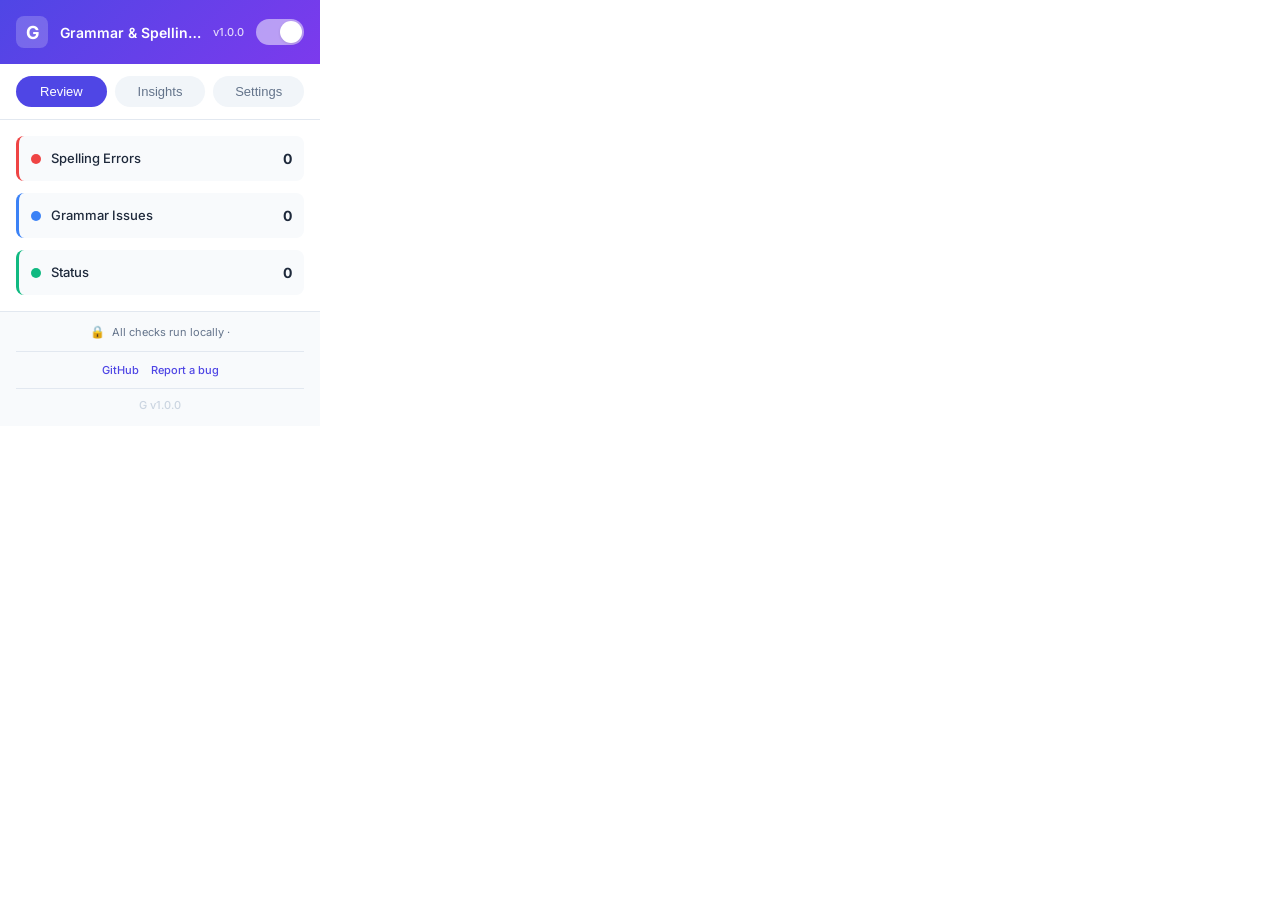
<file: extension/popup.html>
<!DOCTYPE html>
<html lang="en">
<head>
  <meta charset="UTF-8">
  <meta name="viewport" content="width=device-width, initial-scale=1.0">
  <title>Grammar & Spelling Buddy</title>
  <link href="https://fonts.googleapis.com/css2?family=Inter:wght@400;500;600;700&display=swap" rel="stylesheet">
  <style>
    * {
      margin: 0;
      padding: 0;
      box-sizing: border-box;
    }

    body {
      width: 320px;
      font-family: "Inter", -apple-system, BlinkMacSystemFont, "Segoe UI", sans-serif;
      background: white;
      color: #1E293B;
      font-size: 13px;
      line-height: 1.5;
    }

    /* Header */
    .header {
      background: linear-gradient(135deg, #4F46E5 0%, #7C3AED 100%);
      padding: 16px;
      display: flex;
      align-items: center;
      justify-content: space-between;
      gap: 12px;
    }

    .header-left {
      display: flex;
      align-items: center;
      gap: 12px;
      flex: 1;
      min-width: 0;
    }

    .header-icon {
      width: 32px;
      height: 32px;
      background: rgba(255, 255, 255, 0.2);
      border-radius: 8px;
      display: flex;
      align-items: center;
      justify-content: center;
      font-size: 18px;
      font-weight: 700;
      color: white;
      flex-shrink: 0;
    }

    .header-title {
      color: white;
      font-size: 14px;
      font-weight: 600;
      white-space: nowrap;
      overflow: hidden;
      text-overflow: ellipsis;
    }

    .header-right {
      display: flex;
      align-items: center;
      gap: 12px;
      flex-shrink: 0;
    }

    .version-label {
      color: rgba(255, 255, 255, 0.8);
      font-size: 11px;
      font-weight: 500;
      white-space: nowrap;
    }

    /* Toggle Switch */
    .toggle-switch {
      position: relative;
      width: 48px;
      height: 26px;
      background: rgba(255, 255, 255, 0.3);
      border: none;
      border-radius: 13px;
      cursor: pointer;
      transition: background-color 0.3s ease;
      padding: 0;
      display: flex;
      align-items: center;
      padding-left: 2px;
    }

    .toggle-switch.active {
      background: rgba(255, 255, 255, 0.5);
    }

    .toggle-slider {
      width: 22px;
      height: 22px;
      background: white;
      border-radius: 50%;
      transition: transform 0.3s ease;
      box-shadow: 0 1px 3px rgba(0, 0, 0, 0.1);
    }

    .toggle-switch.active .toggle-slider {
      transform: translateX(22px);
    }

    /* Tab Bar */
    .tab-bar {
      display: flex;
      gap: 8px;
      padding: 12px 16px;
      background: white;
      border-bottom: 1px solid #E2E8F0;
    }

    .tab-button {
      flex: 1;
      padding: 8px 12px;
      border: none;
      border-radius: 20px;
      font-size: 13px;
      font-weight: 500;
      cursor: pointer;
      background: #F1F5F9;
      color: #64748B;
      transition: all 0.2s ease;
    }

    .tab-button.active {
      background: #4F46E5;
      color: white;
    }

    .tab-button:hover:not(.active) {
      background: #E2E8F0;
    }

    /* Tab Content */
    .tab-content {
      display: none;
      padding: 16px;
      max-height: 400px;
      overflow-y: auto;
    }

    .tab-content.active {
      display: block;
    }

    /* Review Tab */
    .issue-list {
      display: flex;
      flex-direction: column;
      gap: 12px;
    }

    .issue-item {
      display: flex;
      align-items: center;
      gap: 10px;
      padding: 12px;
      background: #F8FAFC;
      border-radius: 8px;
      border-left: 3px solid;
    }

    .issue-item.spelling {
      border-left-color: #EF4444;
    }

    .issue-item.grammar {
      border-left-color: #3B82F6;
    }

    .issue-item.status {
      border-left-color: #10B981;
    }

    .issue-dot {
      width: 10px;
      height: 10px;
      border-radius: 50%;
      flex-shrink: 0;
    }

    .issue-dot.spelling {
      background: #EF4444;
    }

    .issue-dot.grammar {
      background: #3B82F6;
    }

    .issue-dot.status {
      background: #10B981;
    }

    .issue-label {
      font-size: 13px;
      font-weight: 500;
      flex: 1;
    }

    .issue-count {
      font-size: 14px;
      font-weight: 700;
      color: #1E293B;
    }

    /* Celebration State */
    .celebration-container {
      display: flex;
      flex-direction: column;
      align-items: center;
      justify-content: center;
      gap: 16px;
      padding: 32px 16px;
      text-align: center;
    }

    .celebration-circle {
      width: 60px;
      height: 60px;
      background: #10B981;
      border-radius: 50%;
      display: flex;
      align-items: center;
      justify-content: center;
      font-size: 32px;
      animation: scaleIn 0.5s ease-out;
    }

    @keyframes scaleIn {
      0% {
        transform: scale(0);
        opacity: 0;
      }
      100% {
        transform: scale(1);
        opacity: 1;
      }
    }

    .celebration-text {
      font-size: 16px;
      font-weight: 600;
      color: #10B981;
    }

    /* Insights Tab */
    .stat-grid {
      display: flex;
      flex-direction: column;
      gap: 12px;
    }

    .stat-item {
      display: flex;
      justify-content: space-between;
      align-items: center;
      padding: 12px;
      background: #F8FAFC;
      border-radius: 8px;
    }

    .stat-label {
      font-size: 13px;
      color: #64748B;
      font-weight: 500;
    }

    .stat-value {
      font-size: 14px;
      font-weight: 600;
      color: #1E293B;
    }

    .badge {
      display: inline-block;
      padding: 4px 10px;
      border-radius: 12px;
      font-size: 11px;
      font-weight: 600;
      white-space: nowrap;
    }

    .badge.easy {
      background: #D1FAE5;
      color: #065F46;
    }

    .badge.standard {
      background: #DBEAFE;
      color: #0C4A6E;
    }

    .badge.advanced {
      background: #FED7AA;
      color: #92400E;
    }

    .badge.expert {
      background: #E9D5FF;
      color: #6B21A8;
    }

    /* Settings Tab */
    .settings-section {
      margin-bottom: 20px;
    }

    .settings-section:last-child {
      margin-bottom: 0;
    }

    .section-header {
      font-size: 12px;
      font-weight: 700;
      text-transform: uppercase;
      color: #64748B;
      letter-spacing: 0.5px;
      padding-bottom: 8px;
      border-bottom: 1px solid #E2E8F0;
      margin-bottom: 12px;
    }

    .setting-row {
      display: flex;
      justify-content: space-between;
      align-items: center;
      gap: 12px;
      margin-bottom: 12px;
      padding: 8px 0;
    }

    .setting-label {
      font-size: 13px;
      font-weight: 500;
      color: #1E293B;
    }

    .setting-subtitle {
      font-size: 12px;
      color: #94A3B8;
      margin-top: 2px;
    }

    select {
      padding: 6px 10px;
      border: 1px solid #E2E8F0;
      border-radius: 6px;
      background: #F8FAFC;
      font-family: "Inter", sans-serif;
      font-size: 13px;
      color: #1E293B;
      cursor: pointer;
      transition: border-color 0.2s ease;
    }

    select:hover {
      border-color: #CBD5E1;
    }

    select:focus {
      outline: none;
      border-color: #4F46E5;
      box-shadow: 0 0 0 2px rgba(79, 70, 229, 0.1);
    }

    /* Toggle Switch (Settings variant) */
    .toggle-switch-settings {
      position: relative;
      width: 44px;
      height: 24px;
      background: #E2E8F0;
      border: none;
      border-radius: 12px;
      cursor: pointer;
      transition: background-color 0.3s ease;
      padding: 0;
      display: flex;
      align-items: center;
      padding-left: 2px;
    }

    .toggle-switch-settings.active {
      background: #4F46E5;
    }

    .toggle-slider-settings {
      width: 20px;
      height: 20px;
      background: white;
      border-radius: 50%;
      transition: transform 0.3s ease;
      box-shadow: 0 1px 2px rgba(0, 0, 0, 0.05);
    }

    .toggle-switch-settings.active .toggle-slider-settings {
      transform: translateX(20px);
    }

    /* Input and Add Button Row */
    .input-row {
      display: flex;
      gap: 8px;
      margin-top: 8px;
      margin-bottom: 10px;
    }

    input[type="text"] {
      flex: 1;
      padding: 8px;
      border: 1px solid #E2E8F0;
      border-radius: 6px;
      background: #F8FAFC;
      font-family: "Inter", sans-serif;
      font-size: 13px;
      color: #1E293B;
      transition: border-color 0.2s ease;
    }

    input[type="text"]::placeholder {
      color: #CBD5E1;
    }

    input[type="text"]:hover {
      border-color: #CBD5E1;
    }

    input[type="text"]:focus {
      outline: none;
      border-color: #4F46E5;
      box-shadow: 0 0 0 2px rgba(79, 70, 229, 0.1);
    }

    .add-button {
      padding: 6px 12px;
      background: #4F46E5;
      color: white;
      border: none;
      border-radius: 6px;
      font-family: "Inter", sans-serif;
      font-size: 13px;
      font-weight: 500;
      cursor: pointer;
      transition: background-color 0.2s ease;
      white-space: nowrap;
    }

    .add-button:hover {
      background: #4338CA;
    }

    /* Pill Tags */
    .pill-list {
      display: flex;
      flex-wrap: wrap;
      gap: 8px;
      max-height: 120px;
      overflow-y: auto;
      padding: 4px 0;
    }

    .pill {
      display: inline-flex;
      align-items: center;
      gap: 6px;
      background: #F1F5F9;
      color: #64748B;
      padding: 4px 8px;
      border-radius: 12px;
      font-size: 11px;
      font-weight: 500;
    }

    .pill-remove {
      background: none;
      border: none;
      color: #94A3B8;
      cursor: pointer;
      font-size: 14px;
      padding: 0;
      display: flex;
      align-items: center;
      transition: color 0.2s ease;
    }

    .pill-remove:hover {
      color: #64748B;
    }

    .empty-state {
      font-size: 12px;
      color: #94A3B8;
      font-style: italic;
      padding: 8px 0;
    }

    /* Footer */
    .footer {
      background: #F8FAFC;
      border-top: 1px solid #E2E8F0;
      padding: 12px 16px;
      font-size: 11px;
      color: #64748B;
    }

    .footer-top {
      display: flex;
      align-items: center;
      gap: 8px;
      margin-bottom: 10px;
      justify-content: center;
    }

    .footer-icon {
      width: 14px;
      height: 14px;
      display: flex;
      align-items: center;
      justify-content: center;
      font-size: 12px;
    }

    .footer-domain {
      font-weight: 500;
      color: #1E293B;
    }

    .footer-links {
      display: flex;
      justify-content: center;
      gap: 12px;
      margin-bottom: 10px;
      border-top: 1px solid #E2E8F0;
      padding-top: 10px;
    }

    .footer-link {
      color: #4F46E5;
      text-decoration: none;
      font-size: 11px;
      font-weight: 500;
      transition: color 0.2s ease;
    }

    .footer-link:hover {
      color: #7C3AED;
    }

    .footer-watermark {
      text-align: center;
      color: #CBD5E1;
      font-weight: 500;
      padding-top: 8px;
      border-top: 1px solid #E2E8F0;
    }
  </style>
</head>
<body>
  <!-- Header -->
  <div class="header">
    <div class="header-left">
      <div class="header-icon">G</div>
      <div class="header-title">Grammar & Spelling Buddy</div>
    </div>
    <div class="header-right">
      <div class="version-label">v1.0.0</div>
      <button class="toggle-switch" id="headerToggle">
        <div class="toggle-slider"></div>
      </button>
    </div>
  </div>

  <!-- Tab Bar -->
  <div class="tab-bar">
    <button class="tab-button active" data-tab="review">Review</button>
    <button class="tab-button" data-tab="insights">Insights</button>
    <button class="tab-button" data-tab="settings">Settings</button>
  </div>

  <!-- Review Tab -->
  <div class="tab-content active" id="review-tab">
    <div class="issue-list" id="issueList">
      <div class="issue-item spelling">
        <div class="issue-dot spelling"></div>
        <div class="issue-label">Spelling Errors</div>
        <div class="issue-count" id="spellingCount">0</div>
      </div>
      <div class="issue-item grammar">
        <div class="issue-dot grammar"></div>
        <div class="issue-label">Grammar Issues</div>
        <div class="issue-count" id="grammarCount">0</div>
      </div>
      <div class="issue-item status">
        <div class="issue-dot status"></div>
        <div class="issue-label">Status</div>
        <div class="issue-count" id="statusCount">0</div>
      </div>
    </div>
    <div class="celebration-container" id="celebrationContainer" style="display: none;">
      <div class="celebration-circle">✓</div>
      <div class="celebration-text">No issues found!</div>
    </div>
  </div>

  <!-- Insights Tab -->
  <div class="tab-content" id="insights-tab">
    <div class="stat-grid">
      <div class="stat-item">
        <div class="stat-label">Word Count</div>
        <div class="stat-value" id="wordCount">0</div>
      </div>
      <div class="stat-item">
        <div class="stat-label">Character Count</div>
        <div class="stat-value" id="charCount">0</div>
      </div>
      <div class="stat-item">
        <div class="stat-label">Sentence Count</div>
        <div class="stat-value" id="sentenceCount">0</div>
      </div>
      <div class="stat-item">
        <div class="stat-label">Avg Sentence Length</div>
        <div class="stat-value" id="avgSentenceLength">0</div>
      </div>
      <div class="stat-item">
        <div class="stat-label">Reading Level</div>
        <div class="stat-value">
          <span class="badge standard" id="readingLevelBadge">Standard</span>
        </div>
      </div>
      <div class="stat-item">
        <div class="stat-label">Flesch-Kincaid Grade</div>
        <div class="stat-value" id="fleschKincaid">0.0</div>
      </div>
      <div class="stat-item">
        <div class="stat-label">Passive Voice</div>
        <div class="stat-value" id="passiveVoice">0%</div>
      </div>
    </div>
  </div>

  <!-- Settings Tab -->
  <div class="tab-content" id="settings-tab">
    <!-- Checking Intensity -->
    <div class="settings-section">
      <div class="section-header">Checking Intensity</div>
      <div class="setting-row">
        <div class="setting-label">Level</div>
        <select id="checkingIntensity">
          <option value="strict">Strict</option>
          <option value="standard" selected>Standard</option>
          <option value="relaxed">Relaxed</option>
        </select>
      </div>
    </div>

    <!-- Underline Style -->
    <div class="settings-section">
      <div class="section-header">Underline Style</div>
      <div class="setting-row">
        <div class="setting-label">Style</div>
        <select id="underlineStyle">
          <option value="wavy" selected>Wavy</option>
          <option value="dotted">Dotted</option>
          <option value="dashed">Dashed</option>
        </select>
      </div>
    </div>

    <!-- Auto-fix Common Typos -->
    <div class="settings-section">
      <div class="section-header">Auto-fix</div>
      <div class="setting-row">
        <div>
          <div class="setting-label">Common Typos</div>
          <div class="setting-subtitle">Silently correct obvious typos like teh → the</div>
        </div>
        <button class="toggle-switch-settings" id="autoFixToggle">
          <div class="toggle-slider-settings"></div>
        </button>
      </div>
    </div>

    <!-- Ignored Words -->
    <div class="settings-section">
      <div class="section-header">Ignored Words</div>
      <div class="setting-subtitle" style="margin-bottom: 10px;">Words that won't be flagged</div>
      <div class="input-row">
        <input type="text" id="ignoredWordInput" placeholder="Add a word...">
        <button class="add-button" id="addIgnoredWordButton">Add</button>
      </div>
      <div class="pill-list" id="ignoredWordsList">
        <div class="empty-state">No ignored words yet</div>
      </div>
    </div>

    <!-- Disabled Sites -->
    <div class="settings-section">
      <div class="section-header">Disabled Sites</div>
      <div class="setting-subtitle" style="margin-bottom: 10px;">Sites where checking is turned off</div>
      <div class="input-row">
        <input type="text" id="disabledSiteInput" placeholder="e.g. example.com">
        <button class="add-button" id="addDisabledSiteButton">Add</button>
      </div>
      <div class="pill-list" id="disabledSitesList">
        <div class="empty-state">No disabled sites</div>
      </div>
    </div>
  </div>

  <!-- Footer -->
  <div class="footer">
    <div class="footer-top">
      <div class="footer-icon">🔒</div>
      <div>All checks run locally · <span id="siteDomain" class="footer-domain"></span></div>
    </div>
    <div class="footer-links">
      <a href="#" class="footer-link">GitHub</a>
      <a href="#" class="footer-link">Report a bug</a>
    </div>
    <div class="footer-watermark">G v1.0.0</div>
  </div>

  <script src="popup.js"></script>
</body>
</html>
</file>
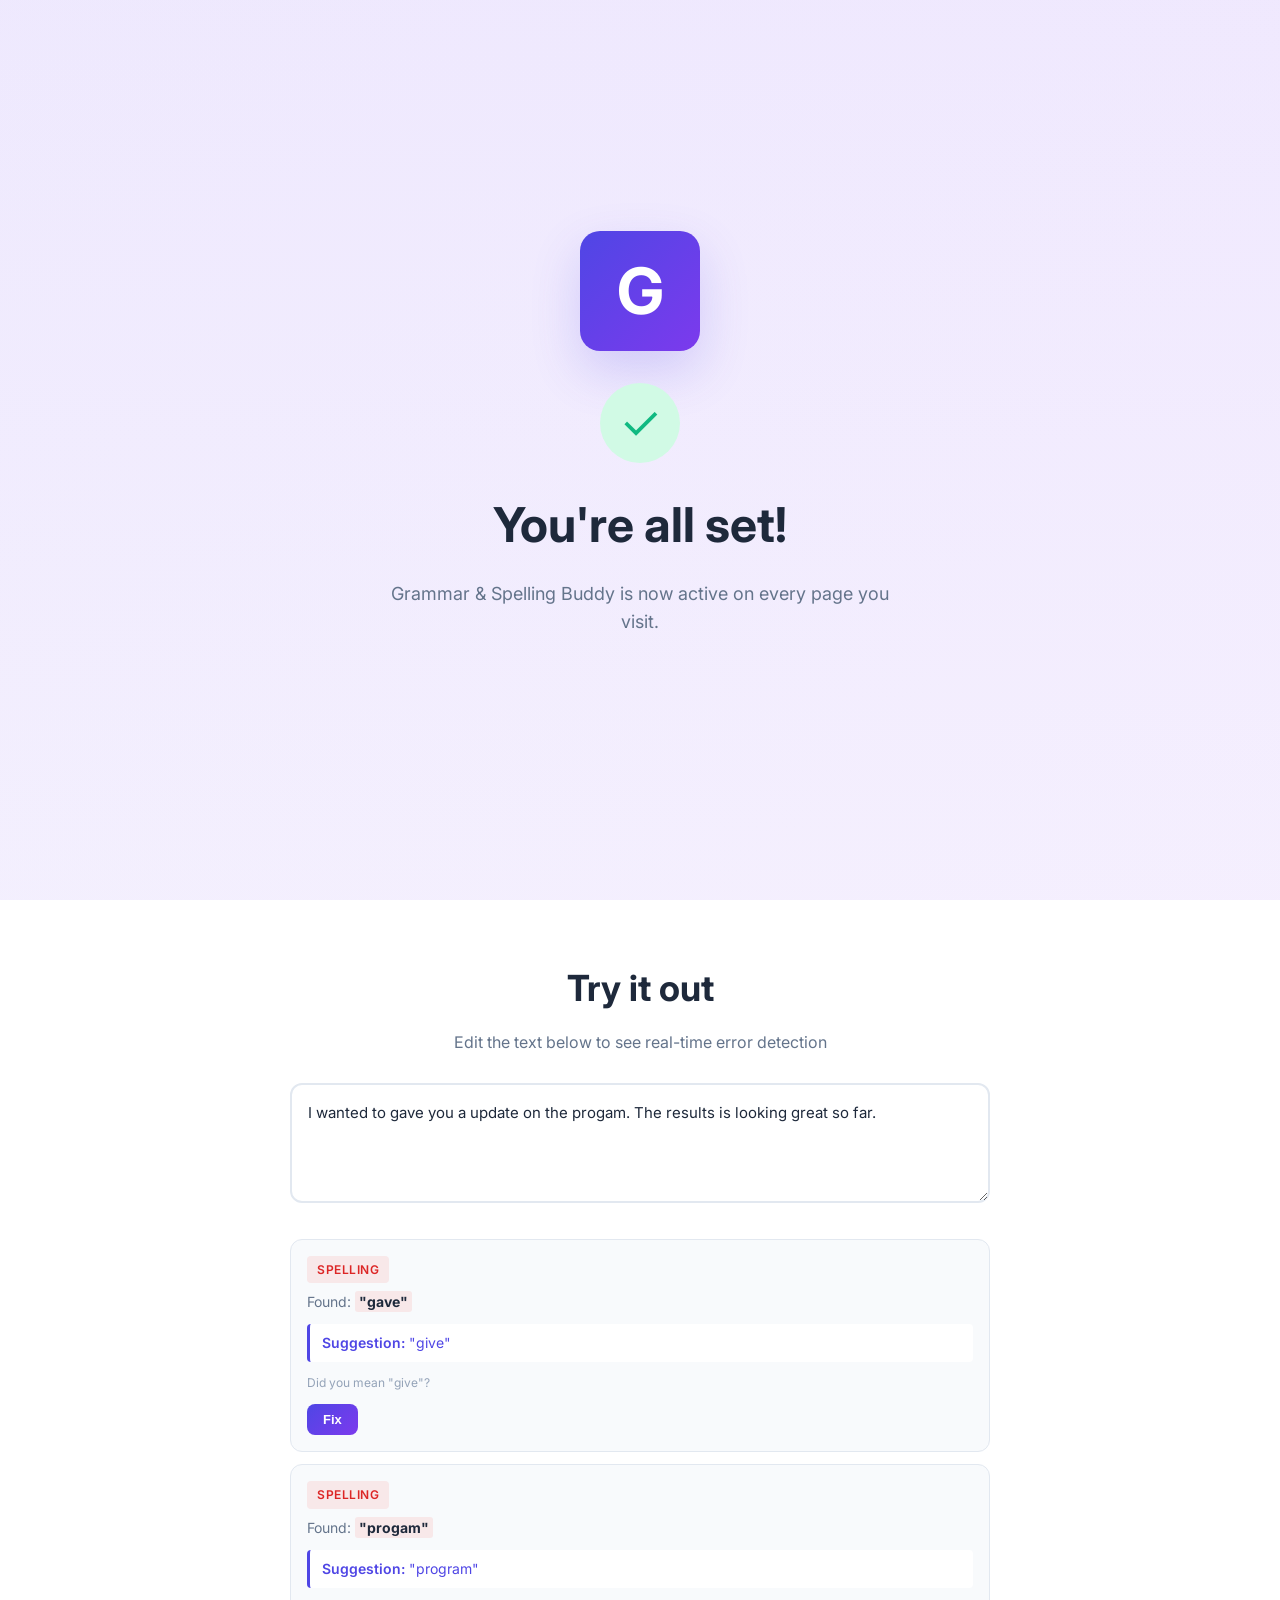
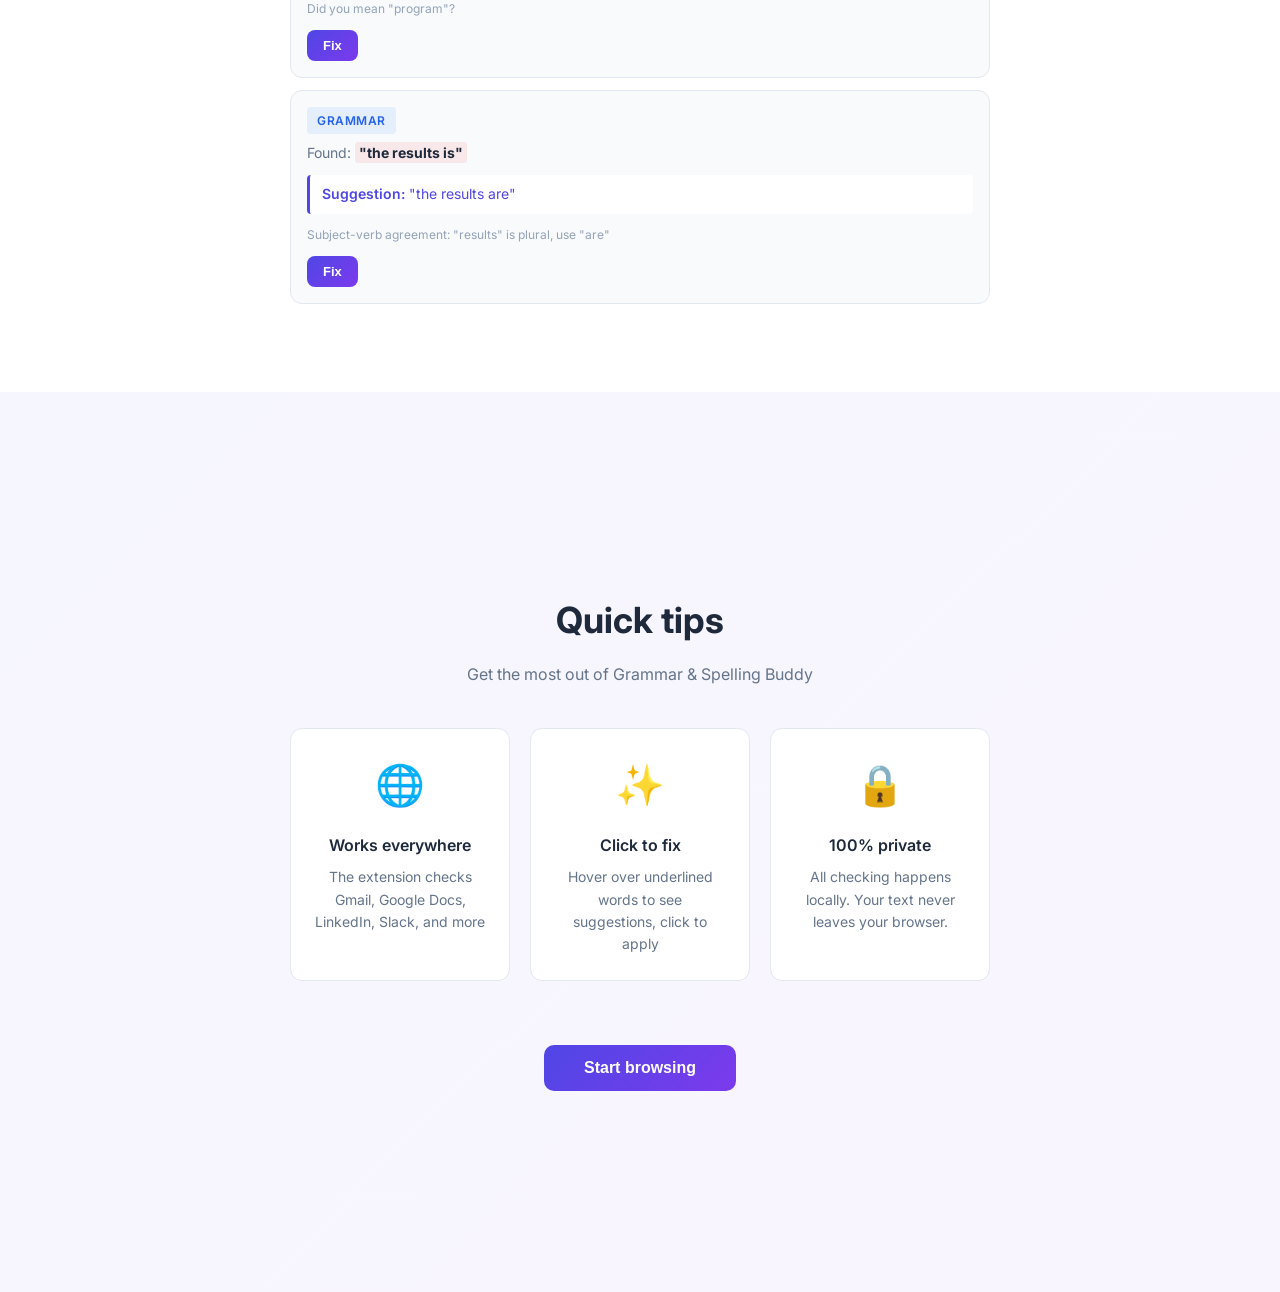
<file: extension/welcome.html>
<!DOCTYPE html>
<html lang="en">
<head>
  <meta charset="UTF-8">
  <meta name="viewport" content="width=device-width, initial-scale=1.0">
  <link rel="preconnect" href="https://fonts.googleapis.com">
  <link rel="preconnect" href="https://fonts.gstatic.com" crossorigin>
  <link href="https://fonts.googleapis.com/css2?family=Inter:wght@400;500;600;700&display=swap" rel="stylesheet">
  <title>Grammar & Spelling Buddy — Welcome</title>
  <style>
    * { margin: 0; padding: 0; box-sizing: border-box; }

    body {
      font-family: 'Inter', -apple-system, BlinkMacSystemFont, 'Segoe UI', sans-serif;
      background: linear-gradient(180deg, rgba(200, 165, 255, 0.15) 0%, rgba(255, 255, 255, 0.8) 60%, #FFFFFF 100%);
      color: #1E293B;
      line-height: 1.6;
      min-height: 100vh;
    }

    .container {
      max-width: 100%;
      margin: 0 auto;
      padding: 0;
    }

    /* ─── Section Container ─────────────────────────────────── */
    .section {
      min-height: 100vh;
      display: flex;
      flex-direction: column;
      justify-content: center;
      align-items: center;
      padding: 40px 20px;
      text-align: center;
    }

    /* ─── Section 1: Hero ─────────────────────────────────── */
    .section.hero {
      background: linear-gradient(135deg, rgba(79, 70, 229, 0.05) 0%, rgba(124, 58, 237, 0.05) 100%);
    }

    .hero-content {
      max-width: 500px;
    }

    .hero-logo {
      width: 120px;
      height: 120px;
      background: linear-gradient(135deg, #4F46E5, #7C3AED);
      border-radius: 20px;
      display: flex;
      align-items: center;
      justify-content: center;
      font-size: 64px;
      font-weight: 700;
      color: #fff;
      margin: 0 auto 32px;
      animation: logoScale 0.6s ease-out;
      box-shadow: 0 20px 50px rgba(79, 70, 229, 0.2);
    }

    @keyframes logoScale {
      from {
        transform: scale(0.8);
        opacity: 0;
      }
      to {
        transform: scale(1);
        opacity: 1;
      }
    }

    .hero-headline {
      font-size: 48px;
      font-weight: 700;
      color: #1E293B;
      margin-bottom: 16px;
      animation: fadeInUp 0.8s ease-out 0.2s both;
    }

    .hero-subtext {
      font-size: 18px;
      color: #64748B;
      margin-bottom: 32px;
      animation: fadeInUp 0.8s ease-out 0.4s both;
    }

    .checkmark-icon {
      width: 80px;
      height: 80px;
      background: #D1FAE5;
      border-radius: 50%;
      display: flex;
      align-items: center;
      justify-content: center;
      font-size: 48px;
      color: #10B981;
      margin: 0 auto 24px;
      animation: scaleCheckmark 0.6s ease-out 0.8s both;
    }

    @keyframes scaleCheckmark {
      0% {
        transform: scale(0);
        opacity: 0;
      }
      50% {
        transform: scale(1.2);
      }
      100% {
        transform: scale(1);
        opacity: 1;
      }
    }

    @keyframes fadeInUp {
      from {
        transform: translateY(20px);
        opacity: 0;
      }
      to {
        transform: translateY(0);
        opacity: 1;
      }
    }

    /* ─── Section 2: Try It Out ─────────────────────────────── */
    .section.try-it {
      background: #FFFFFF;
      padding: 60px 20px;
    }

    .try-it-content {
      max-width: 700px;
      width: 100%;
      text-align: left;
    }

    .try-it-heading {
      font-size: 36px;
      font-weight: 700;
      color: #1E293B;
      margin-bottom: 12px;
      text-align: center;
    }

    .try-it-subtext {
      font-size: 16px;
      color: #64748B;
      margin-bottom: 28px;
      text-align: center;
    }

    .textarea-wrapper {
      margin-bottom: 28px;
    }

    .textarea-wrapper textarea {
      width: 100%;
      min-height: 120px;
      padding: 16px;
      border: 2px solid #E2E8F0;
      border-radius: 12px;
      font-family: 'Inter', sans-serif;
      font-size: 15px;
      line-height: 1.6;
      color: #1E293B;
      resize: vertical;
      transition: border-color 0.2s;
    }

    .textarea-wrapper textarea:focus {
      outline: none;
      border-color: #4F46E5;
      box-shadow: 0 0 0 3px rgba(79, 70, 229, 0.1);
    }

    .issues-container {
      display: flex;
      flex-direction: column;
      gap: 12px;
      margin-bottom: 28px;
    }

    .issue-card {
      background: #F8FAFC;
      border: 1px solid #E2E8F0;
      border-radius: 12px;
      padding: 16px;
      text-align: left;
      transition: all 0.3s ease;
      animation: slideIn 0.4s ease-out;
    }

    .issue-card.fixed {
      opacity: 0.5;
      text-decoration: line-through;
      background: #F0FDF4;
      border-color: #DCFCE7;
    }

    @keyframes slideIn {
      from {
        transform: translateX(-20px);
        opacity: 0;
      }
      to {
        transform: translateX(0);
        opacity: 1;
      }
    }

    .issue-header {
      display: flex;
      justify-content: space-between;
      align-items: flex-start;
      gap: 12px;
      margin-bottom: 8px;
    }

    .issue-type {
      font-size: 12px;
      font-weight: 600;
      text-transform: uppercase;
      letter-spacing: 0.5px;
      padding: 4px 10px;
      border-radius: 4px;
      display: inline-block;
    }

    .issue-type.spelling {
      background: rgba(239, 68, 68, 0.1);
      color: #DC2626;
    }

    .issue-type.grammar {
      background: rgba(59, 130, 246, 0.1);
      color: #2563EB;
    }

    .issue-text {
      font-size: 14px;
      color: #64748B;
      margin-bottom: 12px;
      line-height: 1.5;
    }

    .issue-text strong {
      color: #1E293B;
      background: rgba(239, 68, 68, 0.1);
      padding: 2px 4px;
      border-radius: 3px;
    }

    .issue-suggestion {
      background: #fff;
      border-left: 3px solid #4F46E5;
      padding: 8px 12px;
      margin-bottom: 12px;
      border-radius: 4px;
      font-size: 14px;
      color: #4F46E5;
    }

    .issue-suggestion strong {
      background: none;
      padding: 0;
      border-radius: 0;
      font-weight: 600;
    }

    .issue-actions {
      display: flex;
      gap: 8px;
    }

    .fix-button {
      background: linear-gradient(135deg, #4F46E5, #7C3AED);
      color: #fff;
      border: none;
      padding: 8px 16px;
      border-radius: 8px;
      font-size: 13px;
      font-weight: 600;
      cursor: pointer;
      transition: all 0.2s;
    }

    .fix-button:hover:not(:disabled) {
      transform: translateY(-2px);
      box-shadow: 0 8px 16px rgba(79, 70, 229, 0.3);
    }

    .fix-button:disabled {
      opacity: 0.5;
      cursor: not-allowed;
    }

    .celebration-message {
      display: none;
      background: linear-gradient(135deg, rgba(79, 70, 229, 0.1), rgba(124, 58, 237, 0.1));
      border: 2px solid #D1FAE5;
      border-radius: 12px;
      padding: 24px;
      text-align: center;
      animation: slideIn 0.4s ease-out;
    }

    .celebration-message.show {
      display: block;
    }

    .celebration-emoji {
      font-size: 48px;
      margin-bottom: 16px;
    }

    .celebration-text {
      font-size: 18px;
      font-weight: 600;
      color: #10B981;
      margin-bottom: 8px;
    }

    .celebration-subtext {
      font-size: 14px;
      color: #64748B;
    }

    /* ─── Section 3: Quick Tips ─────────────────────────────── */
    .section.tips {
      background: linear-gradient(135deg, rgba(79, 70, 229, 0.05) 0%, rgba(124, 58, 237, 0.05) 100%);
      padding: 60px 20px;
    }

    .tips-content {
      max-width: 700px;
      width: 100%;
    }

    .tips-heading {
      font-size: 36px;
      font-weight: 700;
      color: #1E293B;
      margin-bottom: 12px;
      text-align: center;
    }

    .tips-subtext {
      font-size: 16px;
      color: #64748B;
      margin-bottom: 40px;
      text-align: center;
    }

    .tips-grid {
      display: grid;
      grid-template-columns: repeat(auto-fit, minmax(200px, 1fr));
      gap: 20px;
      margin-bottom: 40px;
    }

    .tip-card {
      background: #fff;
      border-radius: 12px;
      padding: 24px;
      text-align: center;
      border: 1px solid #E2E8F0;
      transition: all 0.3s ease;
      animation: fadeInUp 0.6s ease-out;
    }

    .tip-card:hover {
      transform: translateY(-4px);
      box-shadow: 0 12px 24px rgba(0, 0, 0, 0.08);
    }

    .tip-icon {
      font-size: 40px;
      margin-bottom: 16px;
    }

    .tip-title {
      font-size: 16px;
      font-weight: 600;
      color: #1E293B;
      margin-bottom: 8px;
    }

    .tip-description {
      font-size: 14px;
      color: #64748B;
      line-height: 1.6;
    }

    .cta-button {
      background: linear-gradient(135deg, #4F46E5, #7C3AED);
      color: #fff;
      border: none;
      padding: 14px 40px;
      border-radius: 10px;
      font-size: 16px;
      font-weight: 600;
      cursor: pointer;
      transition: all 0.3s;
      margin-top: 24px;
    }

    .cta-button:hover {
      transform: translateY(-2px);
      box-shadow: 0 12px 24px rgba(79, 70, 229, 0.3);
    }

    .cta-button:active {
      transform: translateY(0);
    }

    /* ─── Responsive ─────────────────────────────────────── */
    @media (max-width: 768px) {
      .hero-headline {
        font-size: 36px;
      }

      .hero-subtext {
        font-size: 16px;
      }

      .try-it-heading {
        font-size: 28px;
      }

      .tips-heading {
        font-size: 28px;
      }

      .section {
        padding: 30px 16px;
      }

      .tips-grid {
        grid-template-columns: 1fr;
      }
    }

    @media (max-width: 480px) {
      .hero-logo {
        width: 100px;
        height: 100px;
        font-size: 52px;
      }

      .hero-headline {
        font-size: 28px;
      }

      .hero-subtext {
        font-size: 14px;
      }

      .try-it-heading,
      .tips-heading {
        font-size: 24px;
      }

      .try-it-subtext,
      .tips-subtext {
        font-size: 14px;
      }

      .checkmark-icon {
        width: 60px;
        height: 60px;
        font-size: 36px;
      }
    }
  </style>
</head>
<body>
  <div class="container">
    <!-- Section 1: Hero -->
    <div class="section hero">
      <div class="hero-content">
        <div class="hero-logo">G</div>
        <div class="checkmark-icon">✓</div>
        <h1 class="hero-headline">You're all set!</h1>
        <p class="hero-subtext">Grammar & Spelling Buddy is now active on every page you visit.</p>
      </div>
    </div>

    <!-- Section 2: Try It Out -->
    <div class="section try-it">
      <div class="try-it-content">
        <h2 class="try-it-heading">Try it out</h2>
        <p class="try-it-subtext">Edit the text below to see real-time error detection</p>

        <div class="textarea-wrapper">
          <textarea id="testTextarea" placeholder="Edit this text...">I wanted to gave you a update on the progam. The results is looking great so far.</textarea>
        </div>

        <div class="issues-container" id="issuesContainer">
          <!-- Issues will be populated here by JavaScript -->
        </div>

        <div class="celebration-message" id="celebrationMessage">
          <div class="celebration-emoji">🎉</div>
          <div class="celebration-text">You're a natural!</div>
          <div class="celebration-subtext">Grammar & Spelling Buddy will do this automatically on every page.</div>
        </div>
      </div>
    </div>

    <!-- Section 3: Quick Tips -->
    <div class="section tips">
      <div class="tips-content">
        <h2 class="tips-heading">Quick tips</h2>
        <p class="tips-subtext">Get the most out of Grammar & Spelling Buddy</p>

        <div class="tips-grid">
          <div class="tip-card">
            <div class="tip-icon">🌐</div>
            <div class="tip-title">Works everywhere</div>
            <div class="tip-description">The extension checks Gmail, Google Docs, LinkedIn, Slack, and more</div>
          </div>
          <div class="tip-card">
            <div class="tip-icon">✨</div>
            <div class="tip-title">Click to fix</div>
            <div class="tip-description">Hover over underlined words to see suggestions, click to apply</div>
          </div>
          <div class="tip-card">
            <div class="tip-icon">🔒</div>
            <div class="tip-title">100% private</div>
            <div class="tip-description">All checking happens locally. Your text never leaves your browser.</div>
          </div>
        </div>

        <button class="cta-button" id="startButton">Start browsing</button>
      </div>
    </div>
  </div>

  <script src="welcome.js"></script>
</body>
</html>
</file>
